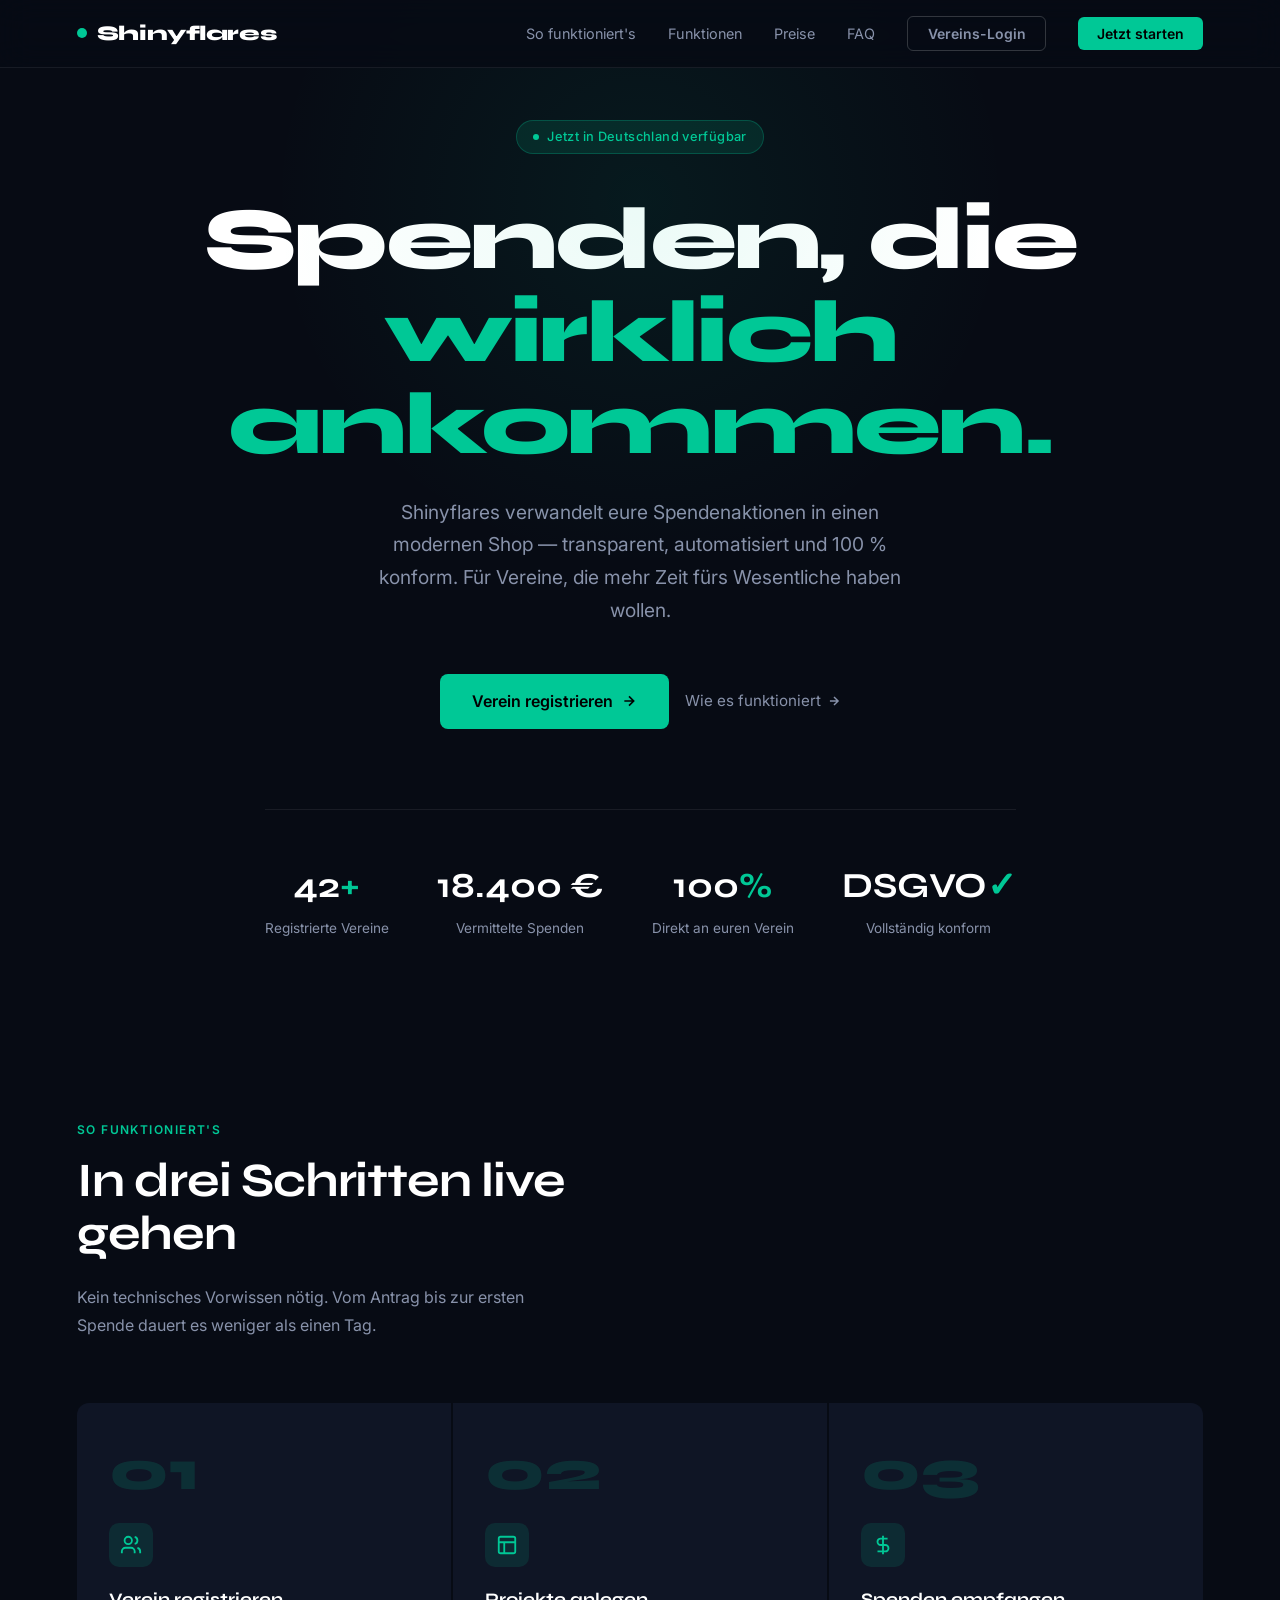
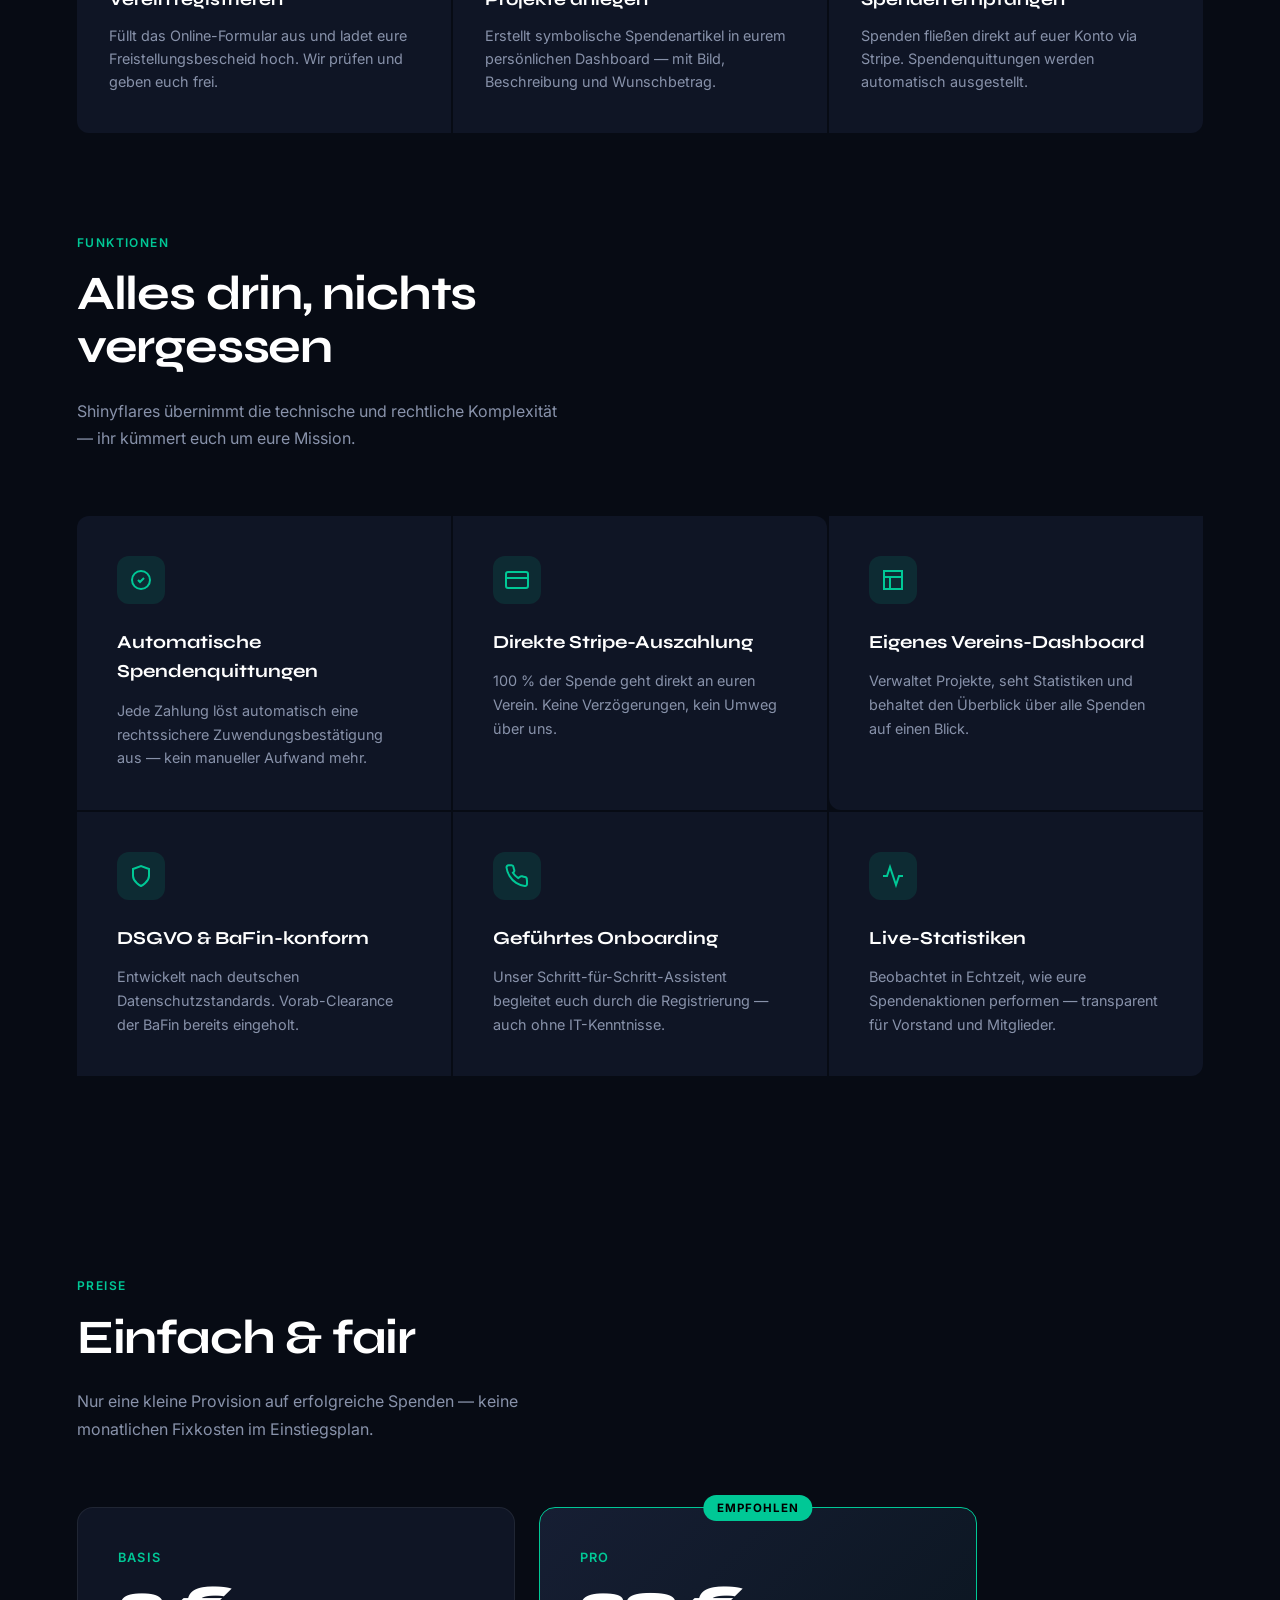
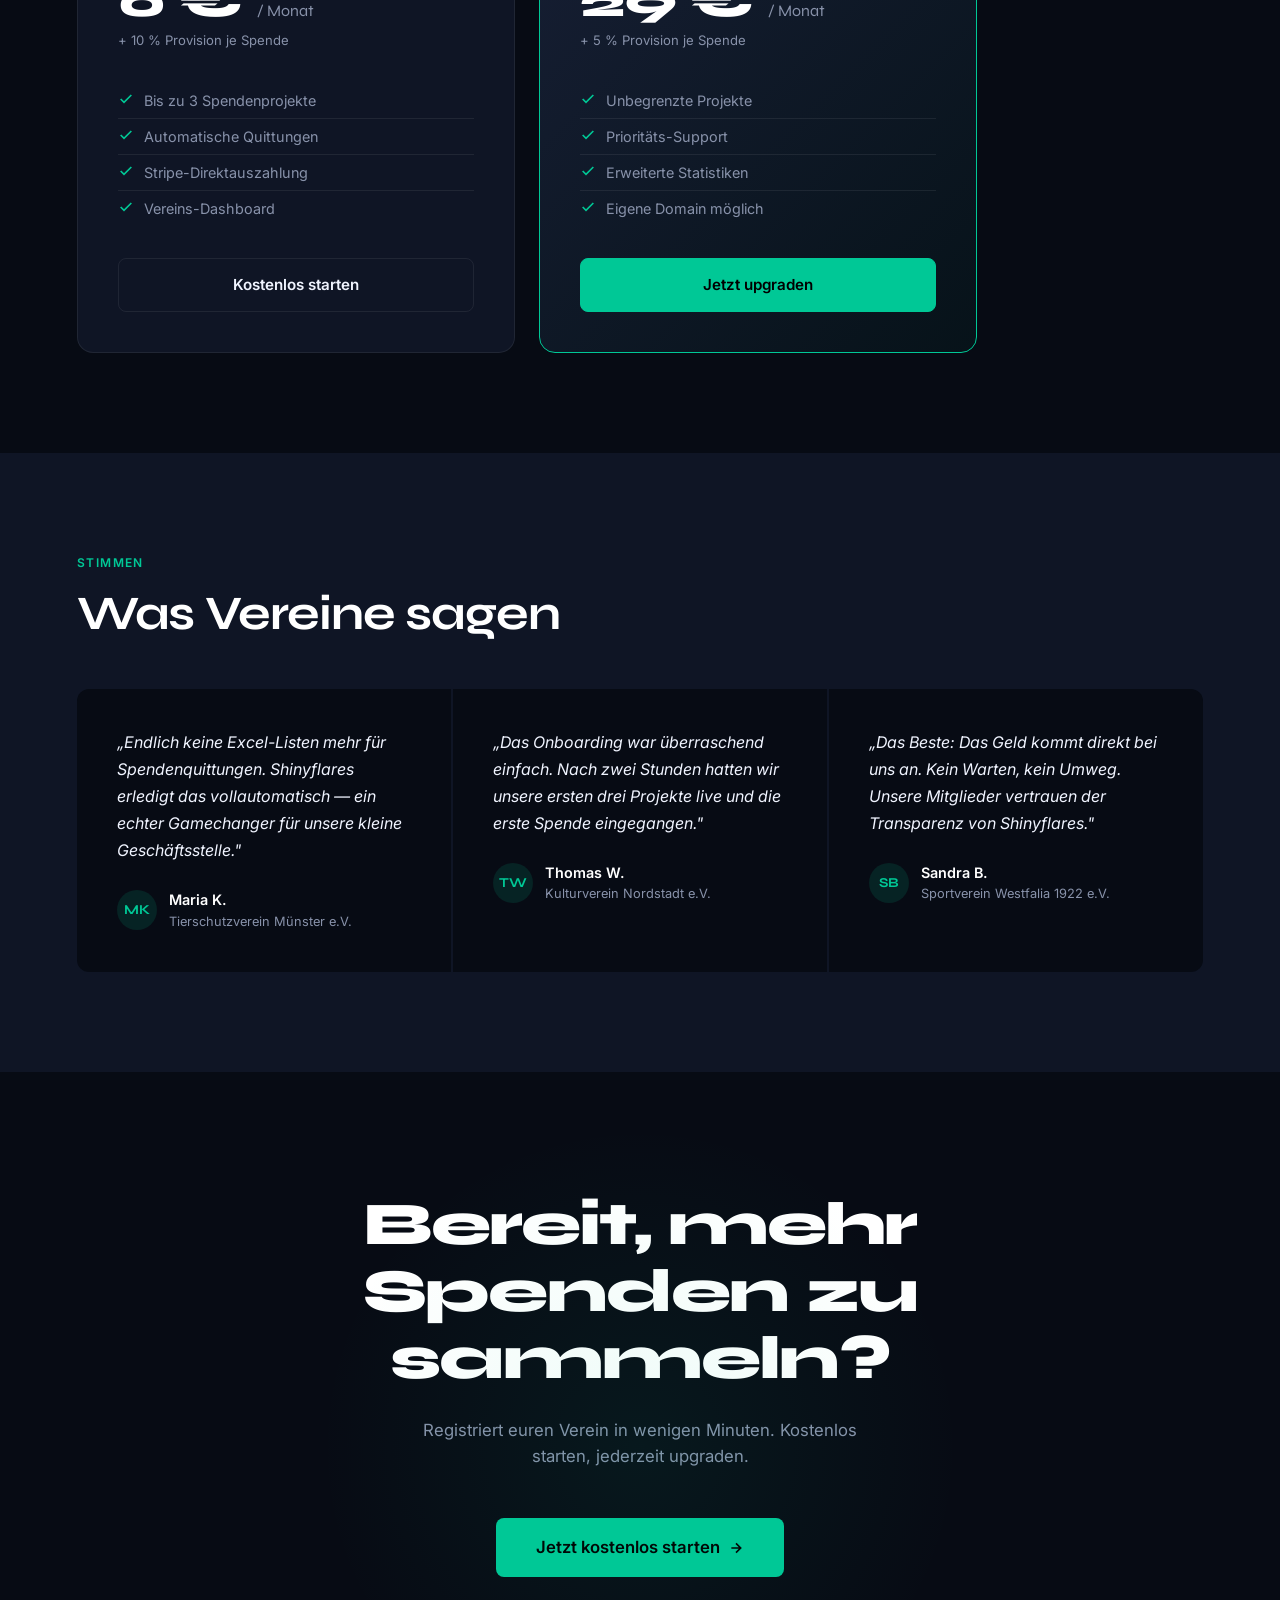
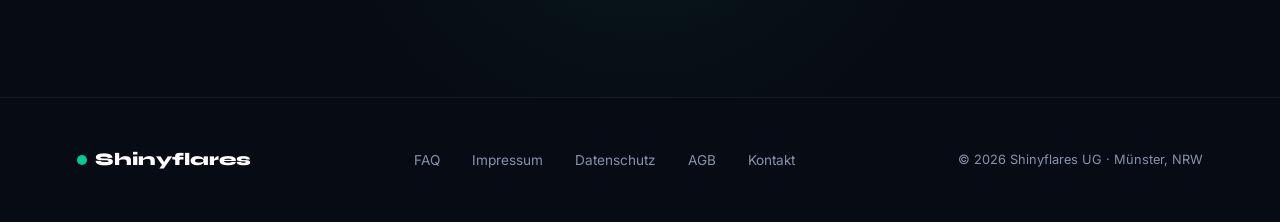
<file: index.html>
<!DOCTYPE html>
<html lang="de">
<head>
  <meta charset="UTF-8" />
  <meta name="viewport" content="width=device-width, initial-scale=1.0" />
  <title>Shinyflares — Spenden neu gedacht</title>
  <meta name="description" content="Shinyflares ist die Spendenplattform für gemeinnützige Vereine in Deutschland: symbolische Spendenshops, 100 % der Spende direkt per Stripe an den Verein und automatische Spendenquittungen." />
  <link rel="canonical" href="https://shinyflares.com/" />

  <!-- Open Graph -->
  <meta property="og:type" content="website" />
  <meta property="og:site_name" content="Shinyflares" />
  <meta property="og:locale" content="de_DE" />
  <meta property="og:title" content="Shinyflares — Spenden neu gedacht" />
  <meta property="og:description" content="Die Spendenplattform für gemeinnützige Vereine: symbolische Spendenshops, 100 % der Spende direkt per Stripe an den Verein, automatische Spendenquittungen." />
  <meta property="og:url" content="https://shinyflares.com/" />
  <meta property="og:image" content="https://shinyflares.com/assets/img/og-default.jpg" />
  <meta property="og:image:width" content="1200" />
  <meta property="og:image:height" content="630" />
  <meta name="twitter:card" content="summary_large_image" />

  <link href="https://fonts.googleapis.com/css2?family=Syne:wght@400;600;700;800&family=Inter:wght@400;500;600&display=swap" rel="stylesheet" />
  <!-- Zentrale Design-Tokens (Single Source of Truth, geteilt mit Odoo-Shop) -->
  <link rel="stylesheet" href="/assets/css/brand-tokens.css" />
  <style>
    *, *::before, *::after { box-sizing: border-box; margin: 0; padding: 0; }

    html { scroll-behavior: smooth; }

    body {
      font-family: 'Inter', sans-serif;
      background: var(--bg);
      color: var(--text);
      line-height: 1.6;
      overflow-x: hidden;
    }

    /* NAV */
    nav {
      position: fixed;
      top: 0; left: 0; right: 0;
      z-index: 100;
      display: flex;
      align-items: center;
      justify-content: space-between;
      padding: 0 6vw;
      height: 68px;
      background: rgba(7,11,20,0.85);
      backdrop-filter: blur(16px);
      border-bottom: 1px solid var(--border);
    }

    .nav-logo {
      font-family: 'Syne', sans-serif;
      font-weight: 800;
      font-size: 1.3rem;
      letter-spacing: -0.02em;
      color: var(--white);
      text-decoration: none;
      display: flex;
      align-items: center;
      gap: 10px;
    }

    .logo-dot {
      width: 10px;
      height: 10px;
      border-radius: 50%;
      background: var(--accent);
      display: inline-block;
    }

    .nav-links {
      display: flex;
      align-items: center;
      gap: 2rem;
      list-style: none;
    }

    .nav-links a {
      color: var(--muted);
      text-decoration: none;
      font-size: 0.9rem;
      transition: color 0.2s;
    }

    .nav-links a:hover { color: var(--text); }

    .nav-login {
      background: transparent;
      color: var(--muted) !important;
      padding: 0.5rem 1.2rem;
      border-radius: 6px;
      border: 1px solid rgba(255,255,255,0.18);
      font-weight: 600 !important;
      font-size: 0.875rem !important;
      transition: color 0.2s, border-color 0.2s !important;
    }

    .nav-login:hover { color: var(--white) !important; border-color: rgba(255,255,255,0.4); }

    .nav-cta {
      background: var(--accent);
      color: #000 !important;
      padding: 0.5rem 1.2rem;
      border-radius: 6px;
      font-weight: 600 !important;
      font-size: 0.875rem !important;
      transition: opacity 0.2s !important;
    }

    .nav-cta:hover { opacity: 0.85; }

    /* HERO */
    .hero {
      min-height: 100vh;
      display: flex;
      flex-direction: column;
      align-items: center;
      justify-content: center;
      text-align: center;
      padding: 120px 6vw 80px;
      position: relative;
      overflow: hidden;
    }

    .hero::before {
      content: '';
      position: absolute;
      top: -200px;
      left: 50%;
      transform: translateX(-50%);
      width: 800px;
      height: 800px;
      background: radial-gradient(circle, rgba(0,200,150,0.08) 0%, transparent 65%);
      pointer-events: none;
    }

    .hero-badge {
      display: inline-flex;
      align-items: center;
      gap: 8px;
      background: var(--accent-dim);
      border: 1px solid rgba(0,200,150,0.25);
      border-radius: 100px;
      padding: 6px 16px;
      font-size: 0.8rem;
      color: var(--accent);
      font-weight: 500;
      letter-spacing: 0.03em;
      margin-bottom: 2.5rem;
    }

    .hero-badge-dot {
      width: 6px; height: 6px;
      border-radius: 50%;
      background: var(--accent);
      animation: pulse 2s infinite;
    }

    @keyframes pulse {
      0%, 100% { opacity: 1; }
      50% { opacity: 0.3; }
    }

    h1 {
      font-family: 'Syne', sans-serif;
      font-size: clamp(2.8rem, 7vw, 5.5rem);
      font-weight: 800;
      line-height: 1.05;
      letter-spacing: -0.03em;
      color: var(--white);
      max-width: 900px;
      margin-bottom: 1.5rem;
    }

    h1 .accent { color: var(--accent); }

    .hero-sub {
      font-size: clamp(1rem, 2vw, 1.2rem);
      color: var(--muted);
      max-width: 560px;
      margin-bottom: 3rem;
      line-height: 1.7;
    }

    .hero-actions {
      display: flex;
      gap: 1rem;
      align-items: center;
      flex-wrap: wrap;
      justify-content: center;
      margin-bottom: 5rem;
    }

    .btn-primary {
      background: var(--accent);
      color: #000;
      font-weight: 600;
      font-size: 1rem;
      padding: 0.9rem 2rem;
      border-radius: 8px;
      text-decoration: none;
      transition: opacity 0.2s, transform 0.2s;
      display: inline-flex;
      align-items: center;
      gap: 8px;
    }

    .btn-primary:hover { opacity: 0.88; transform: translateY(-1px); }

    .btn-secondary {
      color: var(--muted);
      font-size: 0.95rem;
      text-decoration: none;
      display: inline-flex;
      align-items: center;
      gap: 6px;
      transition: color 0.2s;
    }

    .btn-secondary:hover { color: var(--text); }

    .btn-secondary svg { transition: transform 0.2s; }
    .btn-secondary:hover svg { transform: translateX(3px); }

    /* COUNTER */
    .hero-counter {
      display: flex;
      gap: 3rem;
      border-top: 1px solid var(--border);
      padding-top: 3rem;
      flex-wrap: wrap;
      justify-content: center;
    }

    .counter-item { text-align: center; }

    .counter-num {
      font-family: 'Syne', sans-serif;
      font-size: 2.2rem;
      font-weight: 700;
      color: var(--white);
      display: block;
    }

    .counter-num .unit { color: var(--accent); }

    .counter-label {
      font-size: 0.85rem;
      color: var(--muted);
      margin-top: 4px;
    }

    /* HOW IT WORKS */
    .section {
      padding: 100px 6vw;
    }

    .section-label {
      font-size: 0.75rem;
      font-weight: 600;
      letter-spacing: 0.12em;
      color: var(--accent);
      text-transform: uppercase;
      margin-bottom: 1rem;
    }

    .section-title {
      font-family: 'Syne', sans-serif;
      font-size: clamp(2rem, 4vw, 3rem);
      font-weight: 700;
      color: var(--white);
      letter-spacing: -0.025em;
      line-height: 1.1;
      max-width: 600px;
      margin-bottom: 1.5rem;
    }

    .section-sub {
      color: var(--muted);
      max-width: 480px;
      margin-bottom: 4rem;
      font-size: 1rem;
      line-height: 1.7;
    }

    .steps {
      display: grid;
      grid-template-columns: repeat(auto-fit, minmax(240px, 1fr));
      gap: 2px;
    }

    .step {
      background: var(--surface);
      padding: 2.5rem 2rem;
      position: relative;
    }

    .step:first-child { border-radius: 12px 0 0 12px; }
    .step:last-child { border-radius: 0 12px 12px 0; }

    .step-num {
      font-family: 'Syne', sans-serif;
      font-size: 3.5rem;
      font-weight: 800;
      color: var(--accent-dim);
      line-height: 1;
      margin-bottom: 1.5rem;
      color: rgba(0,200,150,0.15);
    }

    .step-icon {
      width: 44px; height: 44px;
      border-radius: 10px;
      background: var(--accent-dim);
      display: flex;
      align-items: center;
      justify-content: center;
      margin-bottom: 1.2rem;
    }

    .step-icon svg { color: var(--accent); }

    .step h3 {
      font-family: 'Syne', sans-serif;
      font-size: 1.1rem;
      font-weight: 700;
      color: var(--white);
      margin-bottom: 0.6rem;
    }

    .step p {
      font-size: 0.9rem;
      color: var(--muted);
      line-height: 1.6;
    }

    /* FEATURES */
    .features-grid {
      display: grid;
      grid-template-columns: repeat(auto-fit, minmax(300px, 1fr));
      gap: 1.5px;
    }

    .feature-card {
      background: var(--surface);
      padding: 2.5rem;
      transition: background 0.2s;
    }

    .feature-card:hover { background: var(--surface2); }

    .feature-card:first-child { border-radius: 12px 0 0 0; }
    .feature-card:nth-child(2) { border-radius: 0 12px 0 0; }
    .feature-card:nth-child(3) { border-radius: 0 0 0 12px; }
    .feature-card:last-child { border-radius: 0 0 12px 0; }

    .feature-icon {
      width: 48px; height: 48px;
      border-radius: 12px;
      background: var(--accent-dim);
      display: flex;
      align-items: center;
      justify-content: center;
      margin-bottom: 1.5rem;
    }

    .feature-card h3 {
      font-family: 'Syne', sans-serif;
      font-size: 1.15rem;
      font-weight: 700;
      color: var(--white);
      margin-bottom: 0.75rem;
    }

    .feature-card p {
      font-size: 0.9rem;
      color: var(--muted);
      line-height: 1.65;
    }

    /* PRICING */
    .pricing-grid {
      display: grid;
      grid-template-columns: repeat(auto-fit, minmax(280px, 1fr));
      gap: 24px;
      max-width: 900px;
    }

    .pricing-card {
      background: var(--surface);
      border: 1px solid var(--border);
      border-radius: 16px;
      padding: 2.5rem;
      position: relative;
    }

    .pricing-card.featured {
      border-color: var(--accent);
      background: linear-gradient(135deg, var(--surface2), rgba(0,200,150,0.04));
    }

    .pricing-badge {
      position: absolute;
      top: -13px;
      left: 50%;
      transform: translateX(-50%);
      background: var(--accent);
      color: #000;
      font-size: 0.72rem;
      font-weight: 700;
      letter-spacing: 0.08em;
      text-transform: uppercase;
      padding: 4px 14px;
      border-radius: 100px;
      white-space: nowrap;
    }

    .pricing-tier {
      font-size: 0.8rem;
      font-weight: 600;
      letter-spacing: 0.1em;
      text-transform: uppercase;
      color: var(--accent);
      margin-bottom: 0.75rem;
    }

    .pricing-price {
      font-family: 'Syne', sans-serif;
      font-size: 2.8rem;
      font-weight: 800;
      color: var(--white);
      line-height: 1;
      margin-bottom: 0.3rem;
    }

    .pricing-price span {
      font-size: 1rem;
      font-weight: 400;
      color: var(--muted);
    }

    .pricing-note {
      font-size: 0.82rem;
      color: var(--muted);
      margin-bottom: 2rem;
    }

    .pricing-features {
      list-style: none;
      margin-bottom: 2rem;
    }

    .pricing-features li {
      display: flex;
      align-items: flex-start;
      gap: 10px;
      font-size: 0.9rem;
      color: var(--muted);
      padding: 6px 0;
      border-bottom: 1px solid var(--border);
    }

    .pricing-features li:last-child { border-bottom: none; }

    .pricing-features li svg {
      flex-shrink: 0;
      margin-top: 2px;
      color: var(--accent);
    }

    .btn-pricing {
      display: block;
      text-align: center;
      padding: 0.85rem;
      border-radius: 8px;
      font-weight: 600;
      font-size: 0.95rem;
      text-decoration: none;
      transition: all 0.2s;
      border: 1px solid var(--border);
      color: var(--text);
    }

    .btn-pricing:hover { border-color: var(--accent); color: var(--accent); }

    .btn-pricing.featured-btn {
      background: var(--accent);
      color: #000;
      border-color: var(--accent);
    }

    .btn-pricing.featured-btn:hover { opacity: 0.88; }

    /* TESTIMONIAL */
    .testimonials {
      background: var(--surface);
    }

    .testimonial-grid {
      display: grid;
      grid-template-columns: repeat(auto-fit, minmax(300px, 1fr));
      gap: 1.5px;
      margin-top: 3rem;
    }

    .testimonial {
      background: var(--bg);
      padding: 2.5rem;
    }

    .testimonial:first-child { border-radius: 12px 0 0 12px; }
    .testimonial:last-child { border-radius: 0 12px 12px 0; }

    .testimonial-text {
      font-size: 1rem;
      color: var(--text);
      line-height: 1.7;
      margin-bottom: 1.5rem;
      font-style: italic;
    }

    .testimonial-author {
      display: flex;
      align-items: center;
      gap: 12px;
    }

    .avatar {
      width: 40px; height: 40px;
      border-radius: 50%;
      background: var(--accent-dim);
      display: flex;
      align-items: center;
      justify-content: center;
      font-family: 'Syne', sans-serif;
      font-weight: 700;
      font-size: 0.85rem;
      color: var(--accent);
      flex-shrink: 0;
    }

    .author-name {
      font-weight: 600;
      font-size: 0.9rem;
      color: var(--white);
    }

    .author-org {
      font-size: 0.8rem;
      color: var(--muted);
    }

    /* CTA SECTION */
    .cta-section {
      padding: 120px 6vw;
      text-align: center;
      position: relative;
      overflow: hidden;
    }

    .cta-section::before {
      content: '';
      position: absolute;
      bottom: -100px;
      left: 50%;
      transform: translateX(-50%);
      width: 700px;
      height: 700px;
      background: radial-gradient(circle, rgba(0,200,150,0.07) 0%, transparent 65%);
      pointer-events: none;
    }

    .cta-section h2 {
      font-family: 'Syne', sans-serif;
      font-size: clamp(2rem, 5vw, 3.8rem);
      font-weight: 800;
      color: var(--white);
      letter-spacing: -0.03em;
      line-height: 1.1;
      max-width: 700px;
      margin: 0 auto 1.5rem;
    }

    .cta-section p {
      color: var(--muted);
      font-size: 1.05rem;
      max-width: 460px;
      margin: 0 auto 3rem;
    }

    /* FOOTER */
    footer {
      border-top: 1px solid var(--border);
      padding: 3rem 6vw;
      display: flex;
      align-items: center;
      justify-content: space-between;
      flex-wrap: wrap;
      gap: 1.5rem;
    }

    .footer-logo {
      font-family: 'Syne', sans-serif;
      font-weight: 800;
      font-size: 1.1rem;
      color: var(--white);
      display: flex;
      align-items: center;
      gap: 8px;
      text-decoration: none;
    }

    .footer-links {
      display: flex;
      gap: 2rem;
      list-style: none;
      flex-wrap: wrap;
    }

    .footer-links a {
      color: var(--muted);
      font-size: 0.85rem;
      text-decoration: none;
      transition: color 0.2s;
    }

    .footer-links a:hover { color: var(--text); }

    .footer-copy {
      color: var(--muted);
      font-size: 0.8rem;
    }

    /* RESPONSIVE */
    @media (max-width: 700px) {
      .step:first-child { border-radius: 12px 12px 0 0; }
      .step:last-child { border-radius: 0 0 12px 12px; }
      .steps { grid-template-columns: 1fr; }
      nav .nav-links { display: none; }
      .hero-counter { gap: 2rem; }
      .feature-card:first-child { border-radius: 12px 12px 0 0; }
      .feature-card:nth-child(2) { border-radius: 0; }
      .feature-card:nth-child(3) { border-radius: 0; }
      .feature-card:last-child { border-radius: 0 0 12px 12px; }
      .testimonial:first-child { border-radius: 12px 12px 0 0; }
      .testimonial:last-child { border-radius: 0 0 12px 12px; }
    }
  </style>

  <!-- Strukturierte Daten -->
  <script type="application/ld+json">
  {
    "@context": "https://schema.org",
    "@type": "Organization",
    "name": "Shinyflares UG (haftungsbeschränkt)",
    "alternateName": "Shinyflares",
    "url": "https://shinyflares.com/",
    "image": "https://shinyflares.com/assets/img/og-default.jpg",
    "email": "info@shinyflares.com",
    "address": {
      "@type": "PostalAddress",
      "addressLocality": "Münster",
      "addressRegion": "Nordrhein-Westfalen",
      "addressCountry": "DE"
    },
    "contactPoint": {
      "@type": "ContactPoint",
      "email": "info@shinyflares.com",
      "contactType": "customer support",
      "areaServed": "DE",
      "availableLanguage": "de"
    }
  }
  </script>

  <script type="application/ld+json">
  {
    "@context": "https://schema.org",
    "@type": "SoftwareApplication",
    "name": "Shinyflares",
    "applicationCategory": "BusinessApplication",
    "operatingSystem": "Web",
    "url": "https://shinyflares.com/",
    "description": "Spendenplattform für gemeinnützige Vereine in Deutschland: symbolische Spendenshops, direkte Auszahlung per Stripe Connect an den Verein und automatische Zuwendungsbestätigungen.",
    "inLanguage": "de",
    "provider": {
      "@type": "Organization",
      "name": "Shinyflares UG (haftungsbeschränkt)",
      "url": "https://shinyflares.com/"
    },
    "offers": [
      {
        "@type": "Offer",
        "name": "Basis",
        "price": "0",
        "priceCurrency": "EUR",
        "description": "0 € pro Monat zzgl. 10 % Provision je vermittelter Spende, bis zu 3 Spendenprojekte."
      },
      {
        "@type": "Offer",
        "name": "Pro",
        "price": "29",
        "priceCurrency": "EUR",
        "description": "29 € pro Monat zzgl. 5 % Provision je vermittelter Spende, unbegrenzte Projekte und erweiterte Statistiken."
      }
    ]
  }
  </script>

  <!-- HowTo: Text wortgleich mit dem sichtbaren Abschnitt "In drei Schritten live gehen" -->
  <script type="application/ld+json">
  {
    "@context": "https://schema.org",
    "@type": "HowTo",
    "name": "In drei Schritten live gehen",
    "description": "Kein technisches Vorwissen nötig. Vom Antrag bis zur ersten Spende dauert es weniger als einen Tag.",
    "step": [
      {
        "@type": "HowToStep",
        "position": 1,
        "name": "Verein registrieren",
        "text": "Füllt das Online-Formular aus und ladet eure Freistellungsbescheid hoch. Wir prüfen und geben euch frei.",
        "url": "https://shinyflares.com/#so-funktionierts"
      },
      {
        "@type": "HowToStep",
        "position": 2,
        "name": "Projekte anlegen",
        "text": "Erstellt symbolische Spendenartikel in eurem persönlichen Dashboard — mit Bild, Beschreibung und Wunschbetrag.",
        "url": "https://shinyflares.com/#so-funktionierts"
      },
      {
        "@type": "HowToStep",
        "position": 3,
        "name": "Spenden empfangen",
        "text": "Spenden fließen direkt auf euer Konto via Stripe. Spendenquittungen werden automatisch ausgestellt.",
        "url": "https://shinyflares.com/#so-funktionierts"
      }
    ]
  }
  </script>
</head>
<body>

<!-- NAV -->
<nav>
  <a class="nav-logo" href="#">
    <span class="logo-dot"></span>
    Shinyflares
  </a>
  <ul class="nav-links">
    <li><a href="#so-funktionierts">So funktioniert's</a></li>
    <li><a href="#features">Funktionen</a></li>
    <li><a href="#preise">Preise</a></li>
    <li><a href="/faq">FAQ</a></li>
    <li><a href="/my/login" class="nav-login">Vereins-Login</a></li>
    <li><a href="/shinyflares/onboarding/schritt1" class="nav-cta">Jetzt starten</a></li>
  </ul>
</nav>

<!-- HERO -->
<section class="hero">
  <div class="hero-badge">
    <span class="hero-badge-dot"></span>
    Jetzt in Deutschland verfügbar
  </div>

  <h1>
    Spenden, die<br>
    <span class="accent">wirklich ankommen.</span>
  </h1>

  <p class="hero-sub">
    Shinyflares verwandelt eure Spendenaktionen in einen modernen Shop — 
    transparent, automatisiert und 100 % konform. Für Vereine, die mehr Zeit fürs Wesentliche haben wollen.
  </p>

  <div class="hero-actions">
    <a href="/shinyflares/onboarding/schritt1" class="btn-primary">
      Verein registrieren
      <svg width="16" height="16" viewBox="0 0 24 24" fill="none" stroke="currentColor" stroke-width="2.5"><path d="M5 12h14M12 5l7 7-7 7"/></svg>
    </a>
    <a href="#so-funktionierts" class="btn-secondary">
      Wie es funktioniert
      <svg width="14" height="14" viewBox="0 0 24 24" fill="none" stroke="currentColor" stroke-width="2.5"><path d="M5 12h14M12 5l7 7-7 7"/></svg>
    </a>
  </div>

  <div class="hero-counter">
    <div class="counter-item">
      <span class="counter-num" id="cnt-vereine">0<span class="unit">+</span></span>
      <p class="counter-label">Registrierte Vereine</p>
    </div>
    <div class="counter-item">
      <span class="counter-num" id="cnt-spenden">0 €<span class="unit"></span></span>
      <p class="counter-label">Vermittelte Spenden</p>
    </div>
    <div class="counter-item">
      <span class="counter-num">100<span class="unit">%</span></span>
      <p class="counter-label">Direkt an euren Verein</p>
    </div>
    <div class="counter-item">
      <span class="counter-num">DSGVO<span class="unit">✓</span></span>
      <p class="counter-label">Vollständig konform</p>
    </div>
  </div>
</section>

<!-- HOW IT WORKS -->
<section class="section" id="so-funktionierts">
  <p class="section-label">So funktioniert's</p>
  <h2 class="section-title">In drei Schritten live gehen</h2>
  <p class="section-sub">Kein technisches Vorwissen nötig. Vom Antrag bis zur ersten Spende dauert es weniger als einen Tag.</p>

  <div class="steps">
    <div class="step">
      <div class="step-num">01</div>
      <div class="step-icon">
        <svg width="22" height="22" viewBox="0 0 24 24" fill="none" stroke="currentColor" stroke-width="2"><path d="M16 21v-2a4 4 0 0 0-4-4H6a4 4 0 0 0-4 4v2"/><circle cx="9" cy="7" r="4"/><path d="M22 21v-2a4 4 0 0 0-3-3.87M16 3.13a4 4 0 0 1 0 7.75"/></svg>
      </div>
      <h3>Verein registrieren</h3>
      <p>Füllt das Online-Formular aus und ladet eure Freistellungsbescheid hoch. Wir prüfen und geben euch frei.</p>
    </div>
    <div class="step">
      <div class="step-num">02</div>
      <div class="step-icon">
        <svg width="22" height="22" viewBox="0 0 24 24" fill="none" stroke="currentColor" stroke-width="2"><rect x="3" y="3" width="18" height="18" rx="2"/><path d="M3 9h18M9 21V9"/></svg>
      </div>
      <h3>Projekte anlegen</h3>
      <p>Erstellt symbolische Spendenartikel in eurem persönlichen Dashboard — mit Bild, Beschreibung und Wunschbetrag.</p>
    </div>
    <div class="step">
      <div class="step-num">03</div>
      <div class="step-icon">
        <svg width="22" height="22" viewBox="0 0 24 24" fill="none" stroke="currentColor" stroke-width="2"><path d="M12 2v20M17 5H9.5a3.5 3.5 0 0 0 0 7h5a3.5 3.5 0 0 1 0 7H6"/></svg>
      </div>
      <h3>Spenden empfangen</h3>
      <p>Spenden fließen direkt auf euer Konto via Stripe. Spendenquittungen werden automatisch ausgestellt.</p>
    </div>
  </div>
</section>

<!-- FEATURES -->
<section class="section" id="features" style="padding-top: 0;">
  <p class="section-label">Funktionen</p>
  <h2 class="section-title">Alles drin, nichts vergessen</h2>
  <p class="section-sub">Shinyflares übernimmt die technische und rechtliche Komplexität — ihr kümmert euch um eure Mission.</p>

  <div class="features-grid">
    <div class="feature-card">
      <div class="feature-icon">
        <svg width="24" height="24" viewBox="0 0 24 24" fill="none" stroke="#00C896" stroke-width="2"><path d="M9 12l2 2 4-4m6 2a9 9 0 1 1-18 0 9 9 0 0 1 18 0z"/></svg>
      </div>
      <h3>Automatische Spendenquittungen</h3>
      <p>Jede Zahlung löst automatisch eine rechtssichere Zuwendungsbestätigung aus — kein manueller Aufwand mehr.</p>
    </div>
    <div class="feature-card">
      <div class="feature-icon">
        <svg width="24" height="24" viewBox="0 0 24 24" fill="none" stroke="#00C896" stroke-width="2"><rect x="1" y="4" width="22" height="16" rx="2" ry="2"/><line x1="1" y1="10" x2="23" y2="10"/></svg>
      </div>
      <h3>Direkte Stripe-Auszahlung</h3>
      <p>100 % der Spende geht direkt an euren Verein. Keine Verzögerungen, kein Umweg über uns.</p>
    </div>
    <div class="feature-card">
      <div class="feature-icon">
        <svg width="24" height="24" viewBox="0 0 24 24" fill="none" stroke="#00C896" stroke-width="2"><path d="M3 3h18v18H3zM3 9h18M9 21V9"/></svg>
      </div>
      <h3>Eigenes Vereins-Dashboard</h3>
      <p>Verwaltet Projekte, seht Statistiken und behaltet den Überblick über alle Spenden auf einen Blick.</p>
    </div>
    <div class="feature-card">
      <div class="feature-icon">
        <svg width="24" height="24" viewBox="0 0 24 24" fill="none" stroke="#00C896" stroke-width="2"><path d="M12 22s8-4 8-10V5l-8-3-8 3v7c0 6 8 10 8 10z"/></svg>
      </div>
      <h3>DSGVO & BaFin-konform</h3>
      <p>Entwickelt nach deutschen Datenschutzstandards. Vorab-Clearance der BaFin bereits eingeholt.</p>
    </div>
    <div class="feature-card">
      <div class="feature-icon">
        <svg width="24" height="24" viewBox="0 0 24 24" fill="none" stroke="#00C896" stroke-width="2"><path d="M22 16.92v3a2 2 0 0 1-2.18 2 19.79 19.79 0 0 1-8.63-3.07A19.5 19.5 0 0 1 4.59 12 19.79 19.79 0 0 1 1.52 3.5 2 2 0 0 1 3.5 1.3h3a2 2 0 0 1 2 1.72c.127.96.361 1.903.7 2.81a2 2 0 0 1-.45 2.11L7.91 8.72a16 16 0 0 0 5.37 5.37l1.78-1.34a2 2 0 0 1 2.11-.45c.907.339 1.85.573 2.81.7A2 2 0 0 1 21.73 15z"/></svg>
      </div>
      <h3>Geführtes Onboarding</h3>
      <p>Unser Schritt-für-Schritt-Assistent begleitet euch durch die Registrierung — auch ohne IT-Kenntnisse.</p>
    </div>
    <div class="feature-card">
      <div class="feature-icon">
        <svg width="24" height="24" viewBox="0 0 24 24" fill="none" stroke="#00C896" stroke-width="2"><polyline points="22 12 18 12 15 21 9 3 6 12 2 12"/></svg>
      </div>
      <h3>Live-Statistiken</h3>
      <p>Beobachtet in Echtzeit, wie eure Spendenaktionen performen — transparent für Vorstand und Mitglieder.</p>
    </div>
  </div>
</section>

<!-- PRICING -->
<section class="section" id="preise">
  <p class="section-label">Preise</p>
  <h2 class="section-title">Einfach & fair</h2>
  <p class="section-sub">Nur eine kleine Provision auf erfolgreiche Spenden — keine monatlichen Fixkosten im Einstiegsplan.</p>

  <div class="pricing-grid">
    <div class="pricing-card">
      <p class="pricing-tier">Basis</p>
      <p class="pricing-price">0 € <span>/ Monat</span></p>
      <p class="pricing-note">+ 10 % Provision je Spende</p>
      <ul class="pricing-features">
        <li>
          <svg width="16" height="16" viewBox="0 0 24 24" fill="none" stroke="currentColor" stroke-width="2.5"><path d="M20 6L9 17l-5-5"/></svg>
          Bis zu 3 Spendenprojekte
        </li>
        <li>
          <svg width="16" height="16" viewBox="0 0 24 24" fill="none" stroke="currentColor" stroke-width="2.5"><path d="M20 6L9 17l-5-5"/></svg>
          Automatische Quittungen
        </li>
        <li>
          <svg width="16" height="16" viewBox="0 0 24 24" fill="none" stroke="currentColor" stroke-width="2.5"><path d="M20 6L9 17l-5-5"/></svg>
          Stripe-Direktauszahlung
        </li>
        <li>
          <svg width="16" height="16" viewBox="0 0 24 24" fill="none" stroke="currentColor" stroke-width="2.5"><path d="M20 6L9 17l-5-5"/></svg>
          Vereins-Dashboard
        </li>
      </ul>
      <a href="/shinyflares/onboarding/schritt1" class="btn-pricing">Kostenlos starten</a>
    </div>

    <div class="pricing-card featured">
      <div class="pricing-badge">Empfohlen</div>
      <p class="pricing-tier">Pro</p>
      <p class="pricing-price">29 € <span>/ Monat</span></p>
      <p class="pricing-note">+ 5 % Provision je Spende</p>
      <ul class="pricing-features">
        <li>
          <svg width="16" height="16" viewBox="0 0 24 24" fill="none" stroke="currentColor" stroke-width="2.5"><path d="M20 6L9 17l-5-5"/></svg>
          Unbegrenzte Projekte
        </li>
        <li>
          <svg width="16" height="16" viewBox="0 0 24 24" fill="none" stroke="currentColor" stroke-width="2.5"><path d="M20 6L9 17l-5-5"/></svg>
          Prioritäts-Support
        </li>
        <li>
          <svg width="16" height="16" viewBox="0 0 24 24" fill="none" stroke="currentColor" stroke-width="2.5"><path d="M20 6L9 17l-5-5"/></svg>
          Erweiterte Statistiken
        </li>
        <li>
          <svg width="16" height="16" viewBox="0 0 24 24" fill="none" stroke="currentColor" stroke-width="2.5"><path d="M20 6L9 17l-5-5"/></svg>
          Eigene Domain möglich
        </li>
      </ul>
      <a href="/shinyflares/onboarding/schritt1" class="btn-pricing featured-btn">Jetzt upgraden</a>
    </div>
  </div>
</section>

<!-- TESTIMONIALS -->
<section class="testimonials section" id="stimmen">
  <p class="section-label">Stimmen</p>
  <h2 class="section-title">Was Vereine sagen</h2>

  <div class="testimonial-grid">
    <div class="testimonial">
      <p class="testimonial-text">„Endlich keine Excel-Listen mehr für Spendenquittungen. Shinyflares erledigt das vollautomatisch — ein echter Gamechanger für unsere kleine Geschäftsstelle."</p>
      <div class="testimonial-author">
        <div class="avatar">MK</div>
        <div>
          <p class="author-name">Maria K.</p>
          <p class="author-org">Tierschutzverein Münster e.V.</p>
        </div>
      </div>
    </div>
    <div class="testimonial">
      <p class="testimonial-text">„Das Onboarding war überraschend einfach. Nach zwei Stunden hatten wir unsere ersten drei Projekte live und die erste Spende eingegangen."</p>
      <div class="testimonial-author">
        <div class="avatar">TW</div>
        <div>
          <p class="author-name">Thomas W.</p>
          <p class="author-org">Kulturverein Nordstadt e.V.</p>
        </div>
      </div>
    </div>
    <div class="testimonial">
      <p class="testimonial-text">„Das Beste: Das Geld kommt direkt bei uns an. Kein Warten, kein Umweg. Unsere Mitglieder vertrauen der Transparenz von Shinyflares."</p>
      <div class="testimonial-author">
        <div class="avatar">SB</div>
        <div>
          <p class="author-name">Sandra B.</p>
          <p class="author-org">Sportverein Westfalia 1922 e.V.</p>
        </div>
      </div>
    </div>
  </div>
</section>

<!-- CTA -->
<section class="cta-section">
  <h2>Bereit, mehr Spenden zu sammeln?</h2>
  <p>Registriert euren Verein in wenigen Minuten. Kostenlos starten, jederzeit upgraden.</p>
  <a href="/shinyflares/onboarding/schritt1" class="btn-primary" style="font-size: 1.05rem; padding: 1rem 2.5rem;">
    Jetzt kostenlos starten
    <svg width="16" height="16" viewBox="0 0 24 24" fill="none" stroke="currentColor" stroke-width="2.5"><path d="M5 12h14M12 5l7 7-7 7"/></svg>
  </a>
</section>

<!-- FOOTER -->
<footer>
  <a class="footer-logo" href="#">
    <span class="logo-dot"></span>
    Shinyflares
  </a>
  <ul class="footer-links">
    <li><a href="/faq">FAQ</a></li>
    <li><a href="/impressum">Impressum</a></li>
    <li><a href="/datenschutz">Datenschutz</a></li>
    <li><a href="/agb">AGB</a></li>
    <li><a href="mailto:info@shinyflares.com">Kontakt</a></li>
  </ul>
  <p class="footer-copy">© 2026 Shinyflares UG · Münster, NRW</p>
</footer>

<script>
  function animateCounter(el, target, suffix, duration) {
    let start = 0;
    const step = target / (duration / 16);
    const timer = setInterval(() => {
      start += step;
      if (start >= target) {
        start = target;
        clearInterval(timer);
      }
      el.innerHTML = Math.round(start).toLocaleString('de-DE') + suffix;
    }, 16);
  }

  const observer = new IntersectionObserver((entries) => {
    entries.forEach(e => {
      if (e.isIntersecting) {
        animateCounter(document.getElementById('cnt-vereine'), 42, '<span class="unit">+</span>', 1200);
        animateCounter(document.getElementById('cnt-spenden'), 18400, ' €', 1800);
        observer.disconnect();
      }
    });
  }, { threshold: 0.3 });

  observer.observe(document.querySelector('.hero-counter'));
</script>
</body>
</html>
</file>
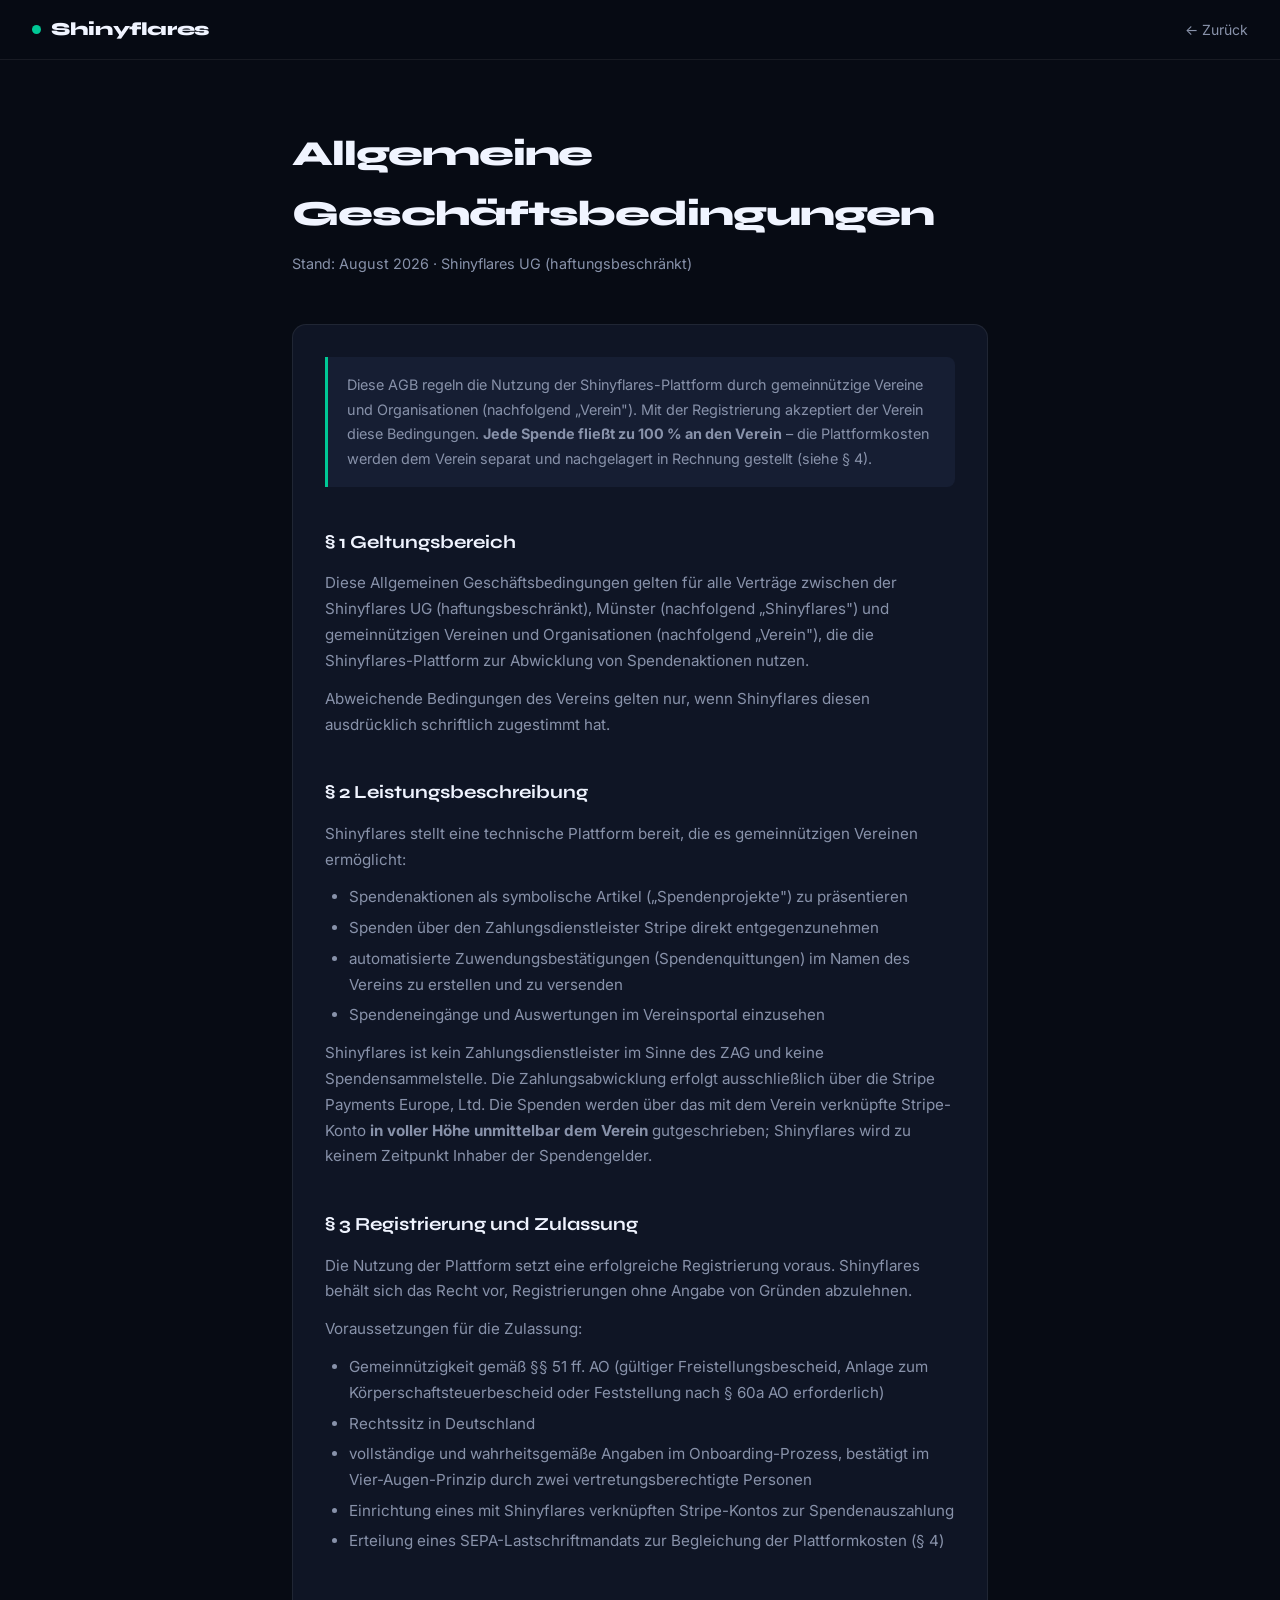
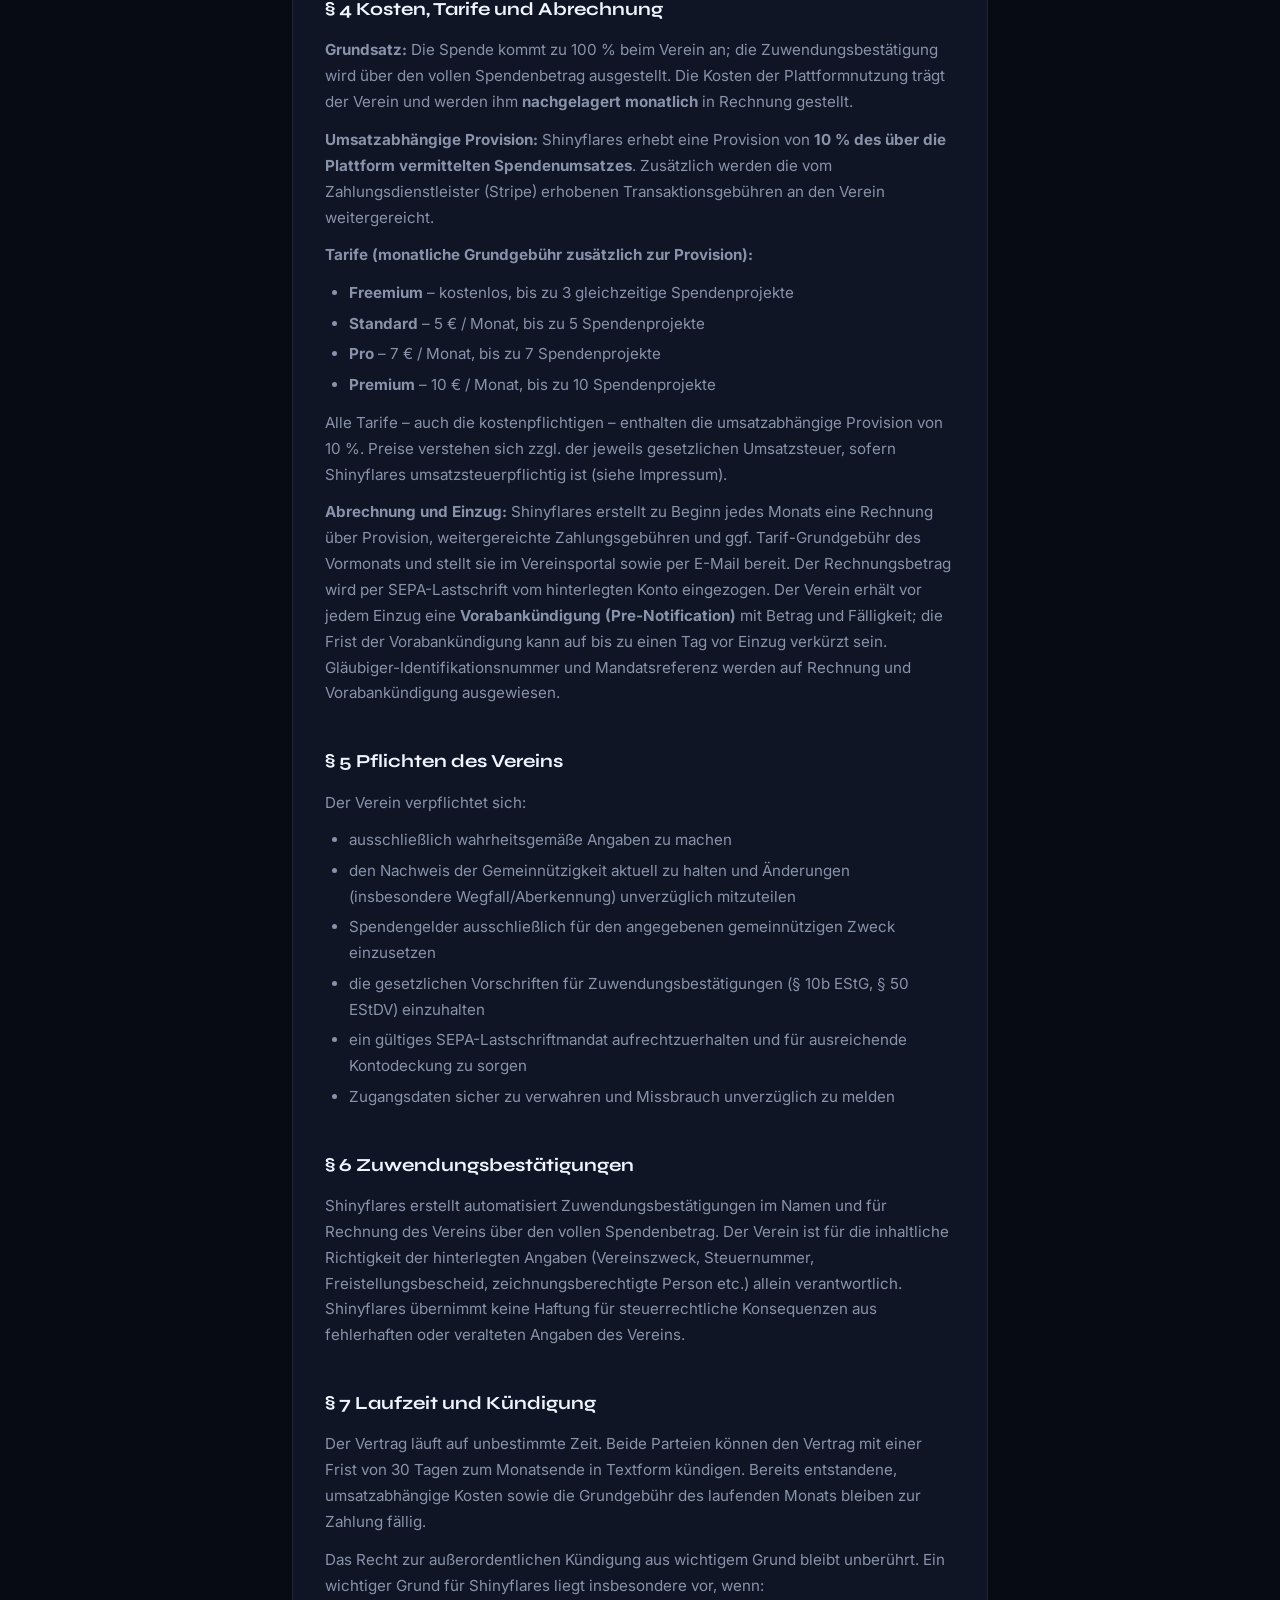
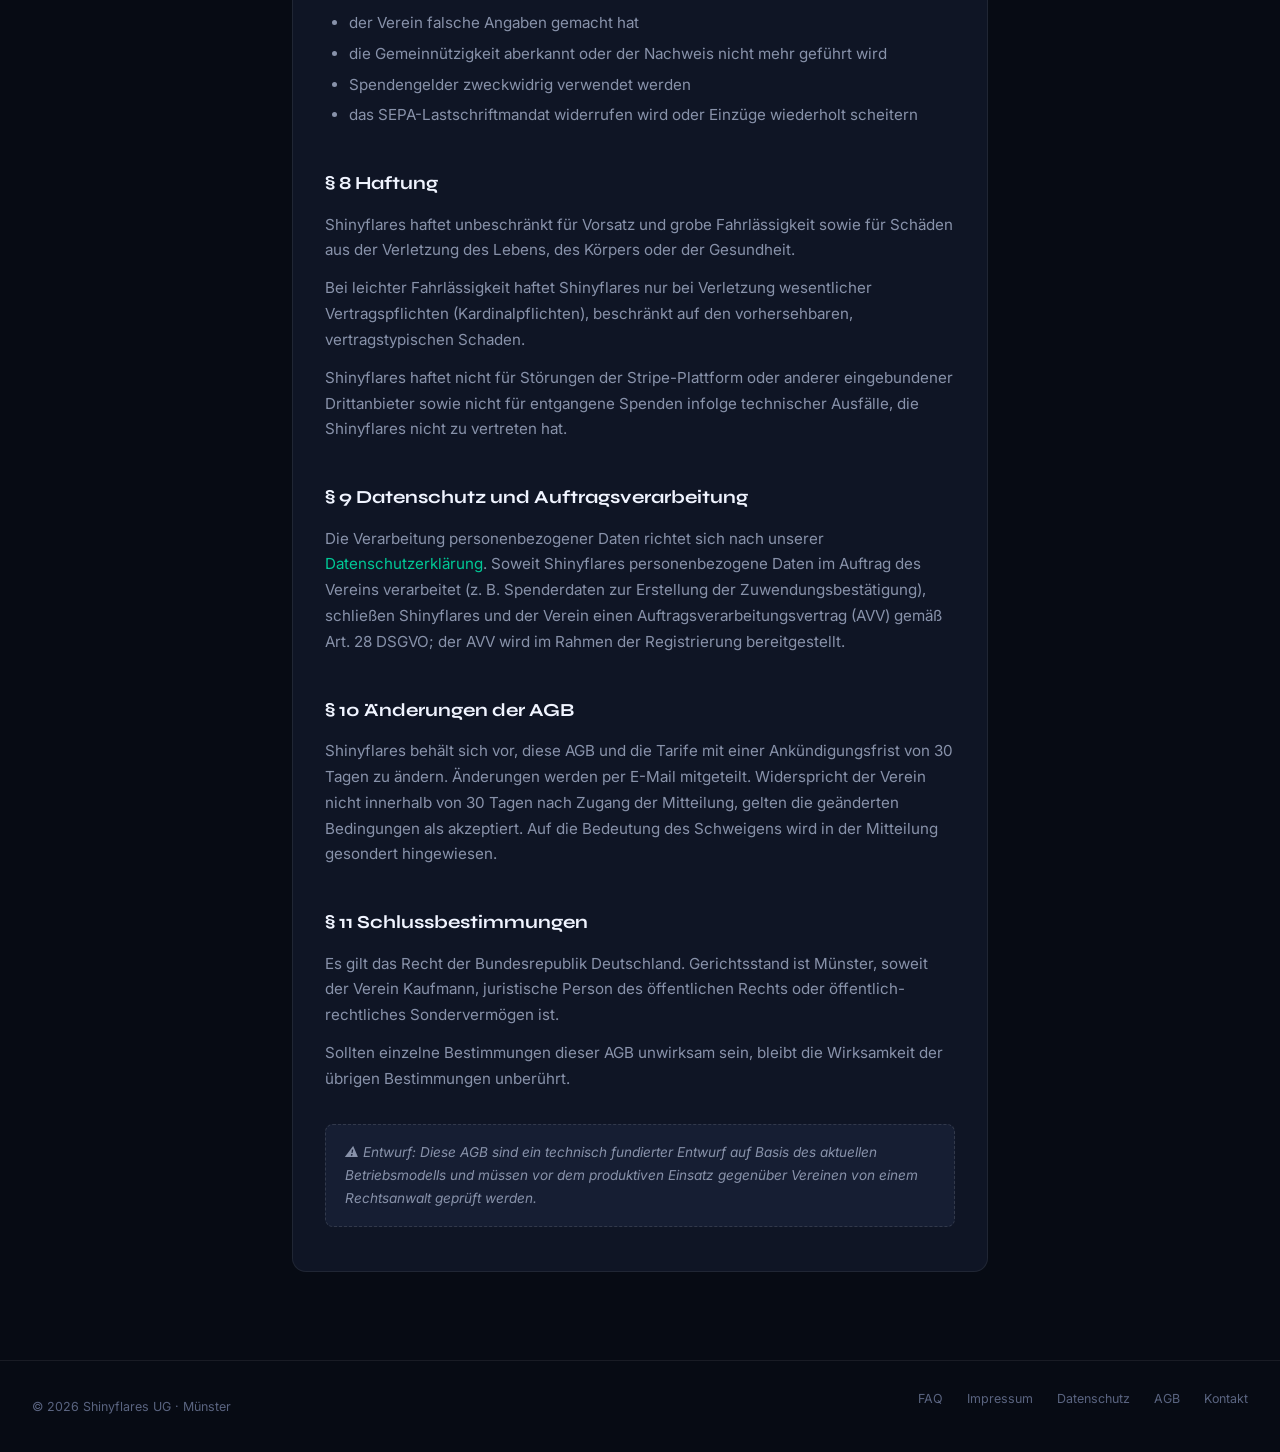
<file: agb.html>
<!DOCTYPE html>
<html lang="de">
<head>
<meta charset="UTF-8"/>
<meta name="viewport" content="width=device-width, initial-scale=1.0"/>
<title>AGB | Shinyflares</title>
<meta name="description" content="Allgemeine Geschäftsbedingungen der Shinyflares UG für die Nutzung der Spendenplattform durch gemeinnützige Vereine und Organisationen."/>
<link rel="canonical" href="https://shinyflares.com/agb"/>
<meta property="og:type" content="website"/>
<meta property="og:site_name" content="Shinyflares"/>
<meta property="og:locale" content="de_DE"/>
<meta property="og:title" content="AGB | Shinyflares"/>
<meta property="og:description" content="Allgemeine Geschäftsbedingungen der Shinyflares UG für gemeinnützige Vereine: Leistungen, Tarife, Provision, Pflichten und Kündigung."/>
<meta property="og:url" content="https://shinyflares.com/agb"/>
<meta property="og:image" content="https://shinyflares.com/assets/img/og-default.jpg"/>
<meta property="og:image:width" content="1200"/>
<meta property="og:image:height" content="630"/>
<meta name="twitter:card" content="summary_large_image"/>
<link href="https://fonts.googleapis.com/css2?family=Syne:wght@700;800&family=Inter:wght@400;500;600&display=swap" rel="stylesheet"/>
<link rel="stylesheet" href="/assets/css/brand-tokens.css"/>
<link rel="stylesheet" href="/assets/css/site.css"/>
</head>
<body>

<nav class="sf-nav">
  <a href="/" class="sf-nav-brand">
    <span class="sf-nav-logo-dot"></span>
    <span class="sf-nav-logo-text">Shinyflares</span>
  </a>
  <a href="/" class="sf-nav-link">← Zurück</a>
</nav>

<main>
  <h1>Allgemeine Geschäftsbedingungen</h1>
  <span class="subtitle">Stand: August 2026 · Shinyflares UG (haftungsbeschränkt)</span>

  <div class="sf-card">
    <div class="sf-highlight">
      <p>Diese AGB regeln die Nutzung der Shinyflares-Plattform durch gemeinnützige Vereine und Organisationen (nachfolgend „Verein"). Mit der Registrierung akzeptiert der Verein diese Bedingungen. <strong>Jede Spende fließt zu 100 % an den Verein</strong> – die Plattformkosten werden dem Verein separat und nachgelagert in Rechnung gestellt (siehe § 4).</p>
    </div>

    <h2>§ 1 Geltungsbereich</h2>
    <p>Diese Allgemeinen Geschäftsbedingungen gelten für alle Verträge zwischen der Shinyflares UG (haftungsbeschränkt), Münster (nachfolgend „Shinyflares") und gemeinnützigen Vereinen und Organisationen (nachfolgend „Verein"), die die Shinyflares-Plattform zur Abwicklung von Spendenaktionen nutzen.</p>
    <p>Abweichende Bedingungen des Vereins gelten nur, wenn Shinyflares diesen ausdrücklich schriftlich zugestimmt hat.</p>

    <h2>§ 2 Leistungsbeschreibung</h2>
    <p>Shinyflares stellt eine technische Plattform bereit, die es gemeinnützigen Vereinen ermöglicht:</p>
    <ul>
      <li>Spendenaktionen als symbolische Artikel („Spendenprojekte") zu präsentieren</li>
      <li>Spenden über den Zahlungsdienstleister Stripe direkt entgegenzunehmen</li>
      <li>automatisierte Zuwendungsbestätigungen (Spendenquittungen) im Namen des Vereins zu erstellen und zu versenden</li>
      <li>Spendeneingänge und Auswertungen im Vereinsportal einzusehen</li>
    </ul>
    <p>Shinyflares ist kein Zahlungsdienstleister im Sinne des ZAG und keine Spendensammelstelle. Die Zahlungsabwicklung erfolgt ausschließlich über die Stripe Payments Europe, Ltd. Die Spenden werden über das mit dem Verein verknüpfte Stripe-Konto <strong>in voller Höhe unmittelbar dem Verein</strong> gutgeschrieben; Shinyflares wird zu keinem Zeitpunkt Inhaber der Spendengelder.</p>

    <h2>§ 3 Registrierung und Zulassung</h2>
    <p>Die Nutzung der Plattform setzt eine erfolgreiche Registrierung voraus. Shinyflares behält sich das Recht vor, Registrierungen ohne Angabe von Gründen abzulehnen.</p>
    <p>Voraussetzungen für die Zulassung:</p>
    <ul>
      <li>Gemeinnützigkeit gemäß §§ 51 ff. AO (gültiger Freistellungsbescheid, Anlage zum Körperschaftsteuerbescheid oder Feststellung nach § 60a AO erforderlich)</li>
      <li>Rechtssitz in Deutschland</li>
      <li>vollständige und wahrheitsgemäße Angaben im Onboarding-Prozess, bestätigt im Vier-Augen-Prinzip durch zwei vertretungsberechtigte Personen</li>
      <li>Einrichtung eines mit Shinyflares verknüpften Stripe-Kontos zur Spendenauszahlung</li>
      <li>Erteilung eines SEPA-Lastschriftmandats zur Begleichung der Plattformkosten (§ 4)</li>
    </ul>

    <h2>§ 4 Kosten, Tarife und Abrechnung</h2>
    <p><strong>Grundsatz:</strong> Die Spende kommt zu 100 % beim Verein an; die Zuwendungsbestätigung wird über den vollen Spendenbetrag ausgestellt. Die Kosten der Plattformnutzung trägt der Verein und werden ihm <strong>nachgelagert monatlich</strong> in Rechnung gestellt.</p>
    <p><strong>Umsatzabhängige Provision:</strong> Shinyflares erhebt eine Provision von <strong>10 % des über die Plattform vermittelten Spendenumsatzes</strong>. Zusätzlich werden die vom Zahlungsdienstleister (Stripe) erhobenen Transaktionsgebühren an den Verein weitergereicht.</p>
    <p><strong>Tarife (monatliche Grundgebühr zusätzlich zur Provision):</strong></p>
    <ul>
      <li><strong>Freemium</strong> – kostenlos, bis zu 3 gleichzeitige Spendenprojekte</li>
      <li><strong>Standard</strong> – 5 € / Monat, bis zu 5 Spendenprojekte</li>
      <li><strong>Pro</strong> – 7 € / Monat, bis zu 7 Spendenprojekte</li>
      <li><strong>Premium</strong> – 10 € / Monat, bis zu 10 Spendenprojekte</li>
    </ul>
    <p>Alle Tarife – auch die kostenpflichtigen – enthalten die umsatzabhängige Provision von 10 %. Preise verstehen sich zzgl. der jeweils gesetzlichen Umsatzsteuer, sofern Shinyflares umsatzsteuerpflichtig ist (siehe Impressum).</p>
    <p><strong>Abrechnung und Einzug:</strong> Shinyflares erstellt zu Beginn jedes Monats eine Rechnung über Provision, weitergereichte Zahlungsgebühren und ggf. Tarif-Grundgebühr des Vormonats und stellt sie im Vereinsportal sowie per E-Mail bereit. Der Rechnungsbetrag wird per SEPA-Lastschrift vom hinterlegten Konto eingezogen. Der Verein erhält vor jedem Einzug eine <strong>Vorabankündigung (Pre-Notification)</strong> mit Betrag und Fälligkeit; die Frist der Vorabankündigung kann auf bis zu einen Tag vor Einzug verkürzt sein. Gläubiger-Identifikationsnummer und Mandatsreferenz werden auf Rechnung und Vorabankündigung ausgewiesen.</p>

    <h2>§ 5 Pflichten des Vereins</h2>
    <p>Der Verein verpflichtet sich:</p>
    <ul>
      <li>ausschließlich wahrheitsgemäße Angaben zu machen</li>
      <li>den Nachweis der Gemeinnützigkeit aktuell zu halten und Änderungen (insbesondere Wegfall/Aberkennung) unverzüglich mitzuteilen</li>
      <li>Spendengelder ausschließlich für den angegebenen gemeinnützigen Zweck einzusetzen</li>
      <li>die gesetzlichen Vorschriften für Zuwendungsbestätigungen (§ 10b EStG, § 50 EStDV) einzuhalten</li>
      <li>ein gültiges SEPA-Lastschriftmandat aufrechtzuerhalten und für ausreichende Kontodeckung zu sorgen</li>
      <li>Zugangsdaten sicher zu verwahren und Missbrauch unverzüglich zu melden</li>
    </ul>

    <h2>§ 6 Zuwendungsbestätigungen</h2>
    <p>Shinyflares erstellt automatisiert Zuwendungsbestätigungen im Namen und für Rechnung des Vereins über den vollen Spendenbetrag. Der Verein ist für die inhaltliche Richtigkeit der hinterlegten Angaben (Vereinszweck, Steuernummer, Freistellungsbescheid, zeichnungsberechtigte Person etc.) allein verantwortlich. Shinyflares übernimmt keine Haftung für steuerrechtliche Konsequenzen aus fehlerhaften oder veralteten Angaben des Vereins.</p>

    <h2>§ 7 Laufzeit und Kündigung</h2>
    <p>Der Vertrag läuft auf unbestimmte Zeit. Beide Parteien können den Vertrag mit einer Frist von 30 Tagen zum Monatsende in Textform kündigen. Bereits entstandene, umsatzabhängige Kosten sowie die Grundgebühr des laufenden Monats bleiben zur Zahlung fällig.</p>
    <p>Das Recht zur außerordentlichen Kündigung aus wichtigem Grund bleibt unberührt. Ein wichtiger Grund für Shinyflares liegt insbesondere vor, wenn:</p>
    <ul>
      <li>der Verein falsche Angaben gemacht hat</li>
      <li>die Gemeinnützigkeit aberkannt oder der Nachweis nicht mehr geführt wird</li>
      <li>Spendengelder zweckwidrig verwendet werden</li>
      <li>das SEPA-Lastschriftmandat widerrufen wird oder Einzüge wiederholt scheitern</li>
    </ul>

    <h2>§ 8 Haftung</h2>
    <p>Shinyflares haftet unbeschränkt für Vorsatz und grobe Fahrlässigkeit sowie für Schäden aus der Verletzung des Lebens, des Körpers oder der Gesundheit.</p>
    <p>Bei leichter Fahrlässigkeit haftet Shinyflares nur bei Verletzung wesentlicher Vertragspflichten (Kardinalpflichten), beschränkt auf den vorhersehbaren, vertragstypischen Schaden.</p>
    <p>Shinyflares haftet nicht für Störungen der Stripe-Plattform oder anderer eingebundener Drittanbieter sowie nicht für entgangene Spenden infolge technischer Ausfälle, die Shinyflares nicht zu vertreten hat.</p>

    <h2>§ 9 Datenschutz und Auftragsverarbeitung</h2>
    <p>Die Verarbeitung personenbezogener Daten richtet sich nach unserer <a href="/datenschutz">Datenschutzerklärung</a>. Soweit Shinyflares personenbezogene Daten im Auftrag des Vereins verarbeitet (z. B. Spenderdaten zur Erstellung der Zuwendungsbestätigung), schließen Shinyflares und der Verein einen Auftragsverarbeitungsvertrag (AVV) gemäß Art. 28 DSGVO; der AVV wird im Rahmen der Registrierung bereitgestellt.</p>

    <h2>§ 10 Änderungen der AGB</h2>
    <p>Shinyflares behält sich vor, diese AGB und die Tarife mit einer Ankündigungsfrist von 30 Tagen zu ändern. Änderungen werden per E-Mail mitgeteilt. Widerspricht der Verein nicht innerhalb von 30 Tagen nach Zugang der Mitteilung, gelten die geänderten Bedingungen als akzeptiert. Auf die Bedeutung des Schweigens wird in der Mitteilung gesondert hingewiesen.</p>

    <h2>§ 11 Schlussbestimmungen</h2>
    <p>Es gilt das Recht der Bundesrepublik Deutschland. Gerichtsstand ist Münster, soweit der Verein Kaufmann, juristische Person des öffentlichen Rechts oder öffentlich-rechtliches Sondervermögen ist.</p>
    <p>Sollten einzelne Bestimmungen dieser AGB unwirksam sein, bleibt die Wirksamkeit der übrigen Bestimmungen unberührt.</p>

    <div class="sf-placeholder" style="margin-top:2rem">
      ⚠️ Entwurf: Diese AGB sind ein technisch fundierter Entwurf auf Basis des aktuellen Betriebsmodells und müssen vor dem produktiven Einsatz gegenüber Vereinen von einem Rechtsanwalt geprüft werden.
    </div>
  </div>
</main>

<footer>
  <span class="sf-footer-copy">© 2026 Shinyflares UG · Münster</span>
  <ul class="sf-footer-links">
    <li><a href="/faq">FAQ</a></li>
    <li><a href="/impressum">Impressum</a></li>
    <li><a href="/datenschutz">Datenschutz</a></li>
    <li><a href="/agb">AGB</a></li>
    <li><a href="mailto:info@shinyflares.com">Kontakt</a></li>
  </ul>
</footer>

</body>
</html>
</file>
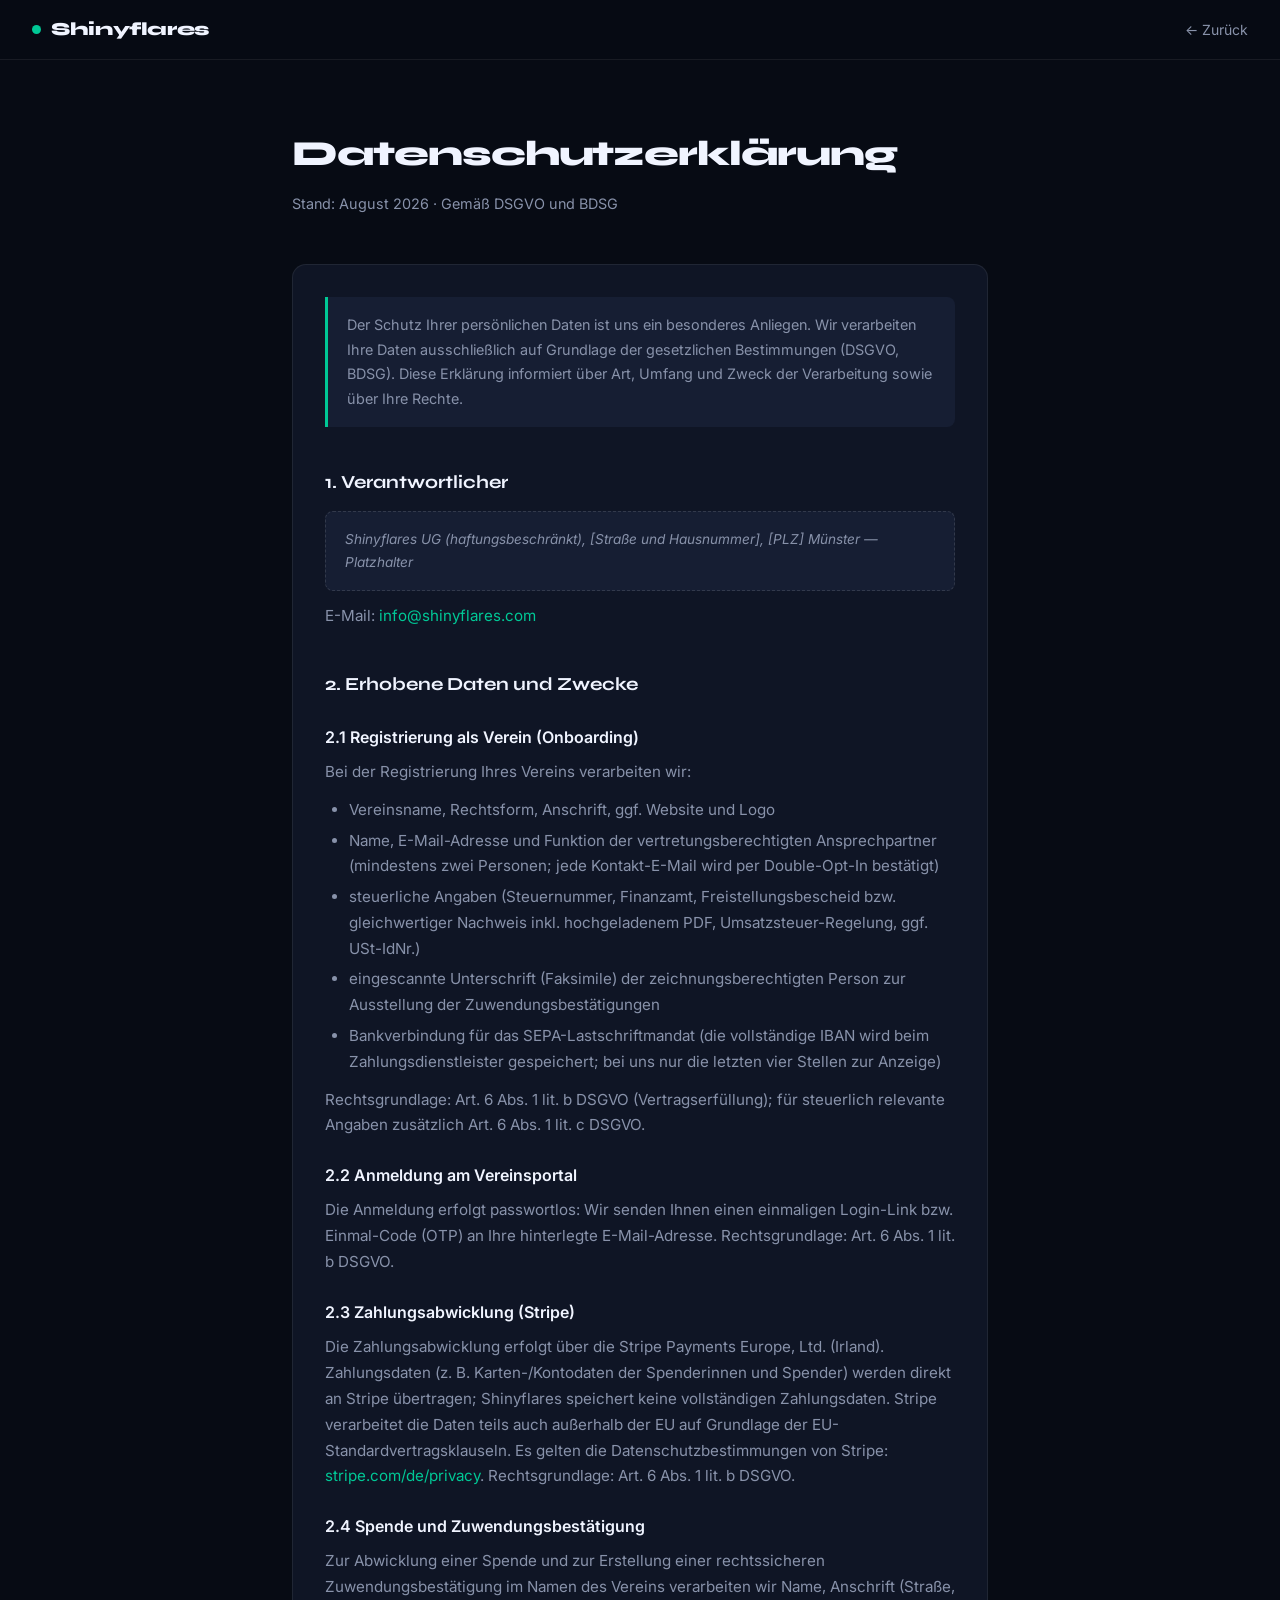
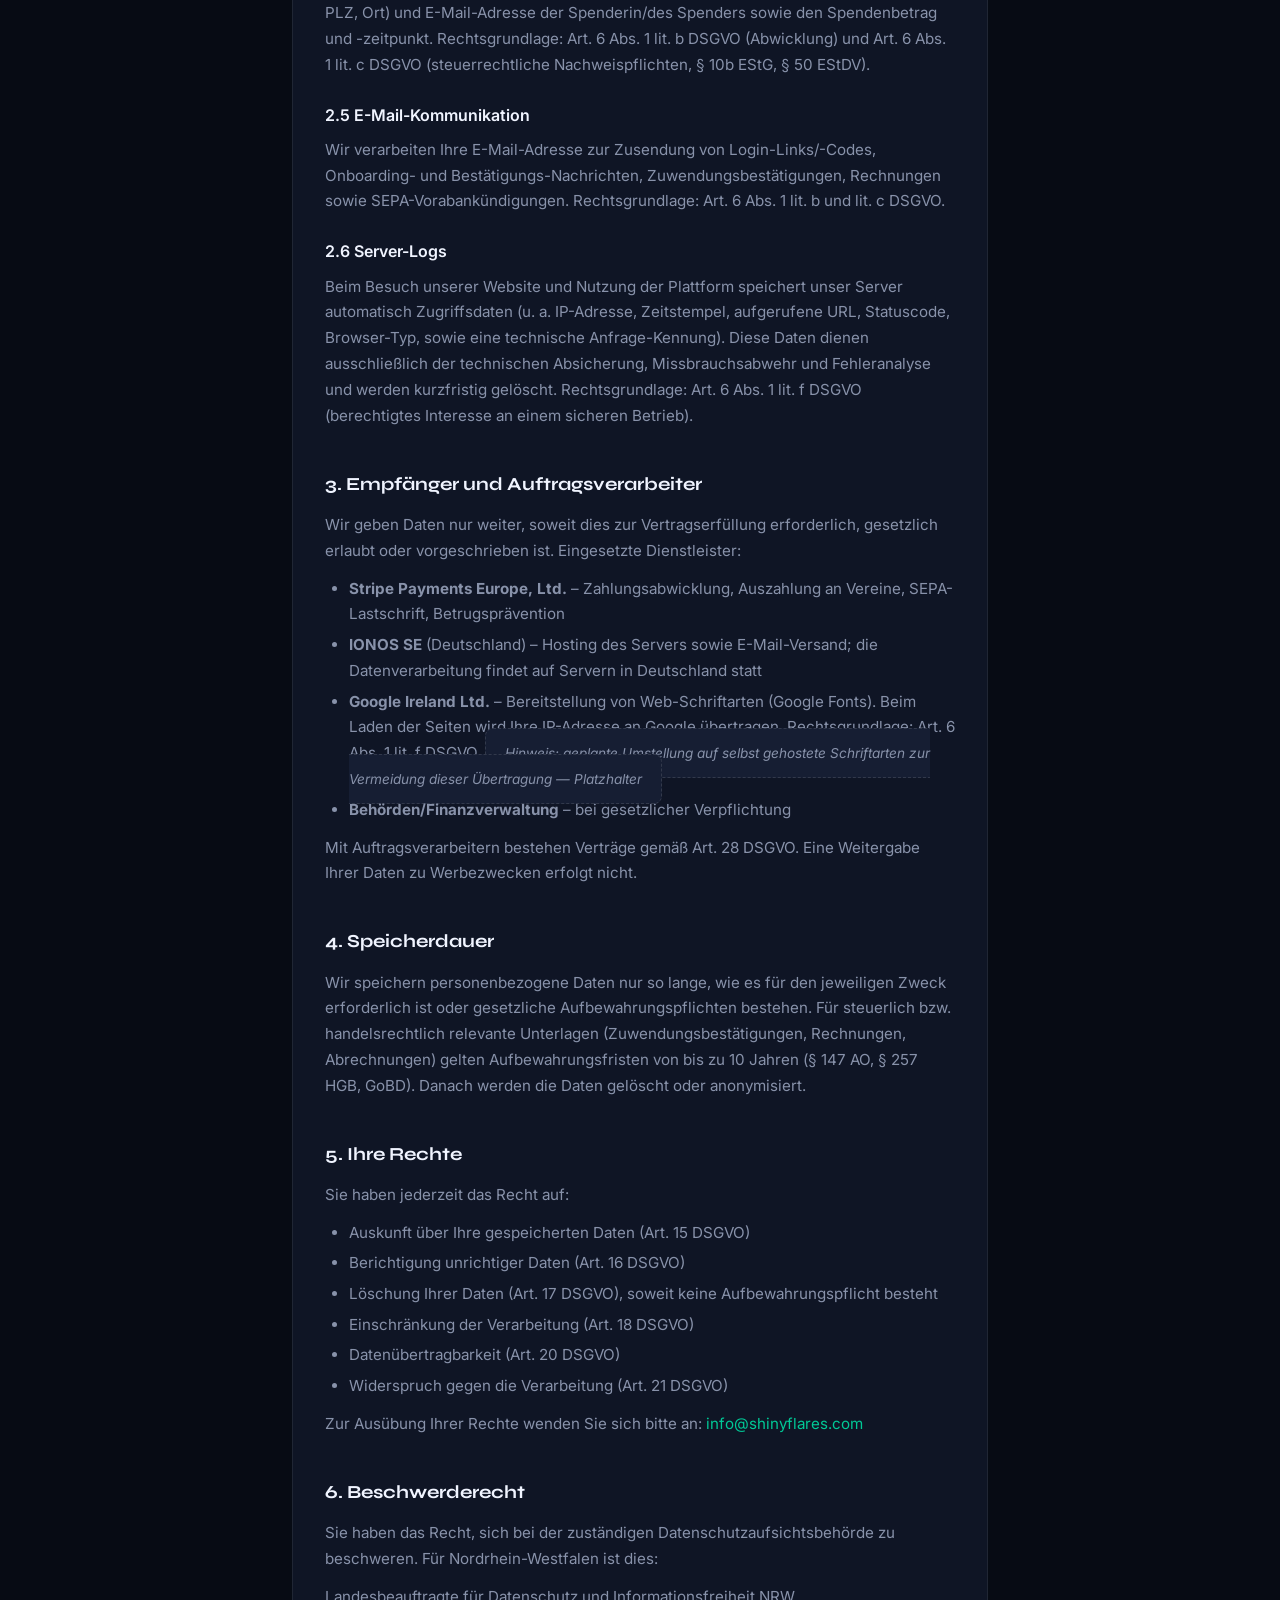
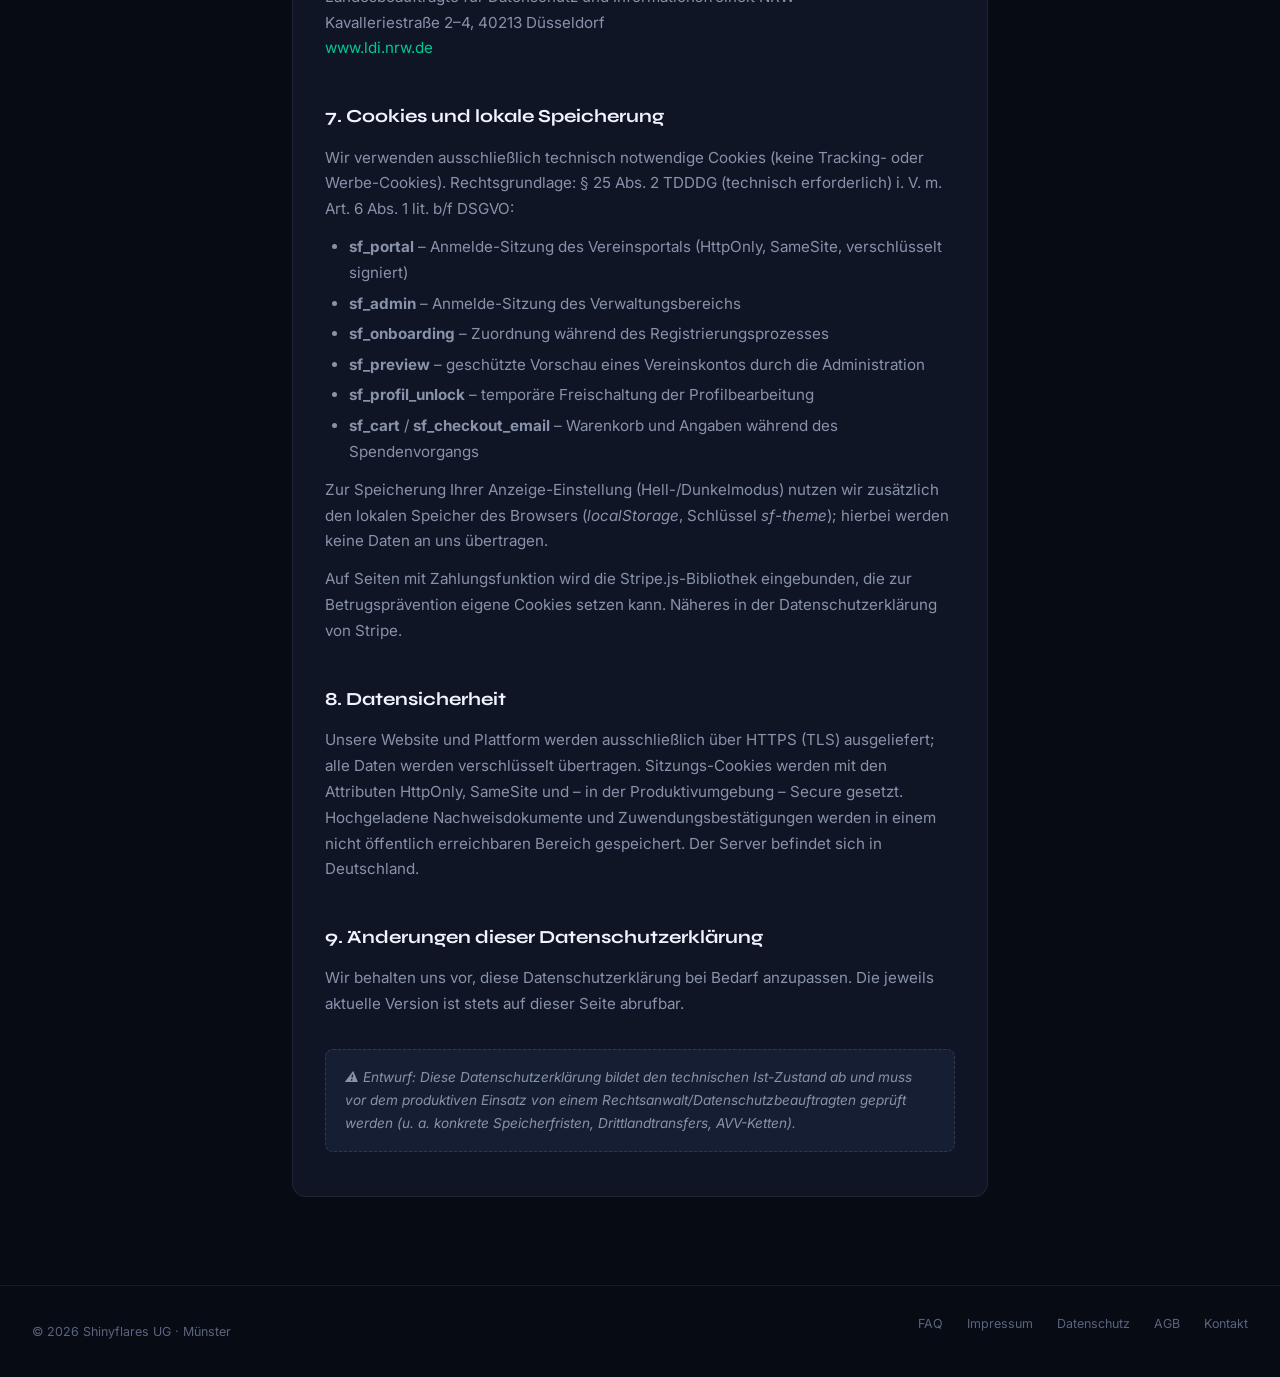
<file: datenschutz.html>
<!DOCTYPE html>
<html lang="de">
<head>
<meta charset="UTF-8"/>
<meta name="viewport" content="width=device-width, initial-scale=1.0"/>
<title>Datenschutz | Shinyflares</title>
<meta name="description" content="Datenschutzerklärung von Shinyflares nach DSGVO und BDSG: verarbeitete Daten, Rechtsgrundlagen, Auftragsverarbeiter, Speicherdauer und Ihre Betroffenenrechte."/>
<link rel="canonical" href="https://shinyflares.com/datenschutz"/>
<meta property="og:type" content="website"/>
<meta property="og:site_name" content="Shinyflares"/>
<meta property="og:locale" content="de_DE"/>
<meta property="og:title" content="Datenschutz | Shinyflares"/>
<meta property="og:description" content="Wie Shinyflares personenbezogene Daten nach DSGVO und BDSG verarbeitet – Rechtsgrundlagen, Auftragsverarbeiter, Speicherdauer und Betroffenenrechte."/>
<meta property="og:url" content="https://shinyflares.com/datenschutz"/>
<meta property="og:image" content="https://shinyflares.com/assets/img/og-default.jpg"/>
<meta property="og:image:width" content="1200"/>
<meta property="og:image:height" content="630"/>
<meta name="twitter:card" content="summary_large_image"/>
<link href="https://fonts.googleapis.com/css2?family=Syne:wght@700;800&family=Inter:wght@400;500;600&display=swap" rel="stylesheet"/>
<link rel="stylesheet" href="/assets/css/brand-tokens.css"/>
<link rel="stylesheet" href="/assets/css/site.css"/>
</head>
<body>

<nav class="sf-nav">
  <a href="/" class="sf-nav-brand">
    <span class="sf-nav-logo-dot"></span>
    <span class="sf-nav-logo-text">Shinyflares</span>
  </a>
  <a href="/" class="sf-nav-link">← Zurück</a>
</nav>

<main>
  <h1>Datenschutzerklärung</h1>
  <span class="subtitle">Stand: August 2026 · Gemäß DSGVO und BDSG</span>

  <div class="sf-card">
    <div class="sf-highlight">
      <p>Der Schutz Ihrer persönlichen Daten ist uns ein besonderes Anliegen. Wir verarbeiten Ihre Daten ausschließlich auf Grundlage der gesetzlichen Bestimmungen (DSGVO, BDSG). Diese Erklärung informiert über Art, Umfang und Zweck der Verarbeitung sowie über Ihre Rechte.</p>
    </div>

    <h2>1. Verantwortlicher</h2>
    <div class="sf-placeholder">Shinyflares UG (haftungsbeschränkt), [Straße und Hausnummer], [PLZ] Münster — Platzhalter</div>
    <p>E-Mail: <a href="mailto:info@shinyflares.com">info@shinyflares.com</a></p>

    <h2>2. Erhobene Daten und Zwecke</h2>

    <h3>2.1 Registrierung als Verein (Onboarding)</h3>
    <p>Bei der Registrierung Ihres Vereins verarbeiten wir:</p>
    <ul>
      <li>Vereinsname, Rechtsform, Anschrift, ggf. Website und Logo</li>
      <li>Name, E-Mail-Adresse und Funktion der vertretungsberechtigten Ansprechpartner (mindestens zwei Personen; jede Kontakt-E-Mail wird per Double-Opt-In bestätigt)</li>
      <li>steuerliche Angaben (Steuernummer, Finanzamt, Freistellungsbescheid bzw. gleichwertiger Nachweis inkl. hochgeladenem PDF, Umsatzsteuer-Regelung, ggf. USt-IdNr.)</li>
      <li>eingescannte Unterschrift (Faksimile) der zeichnungsberechtigten Person zur Ausstellung der Zuwendungsbestätigungen</li>
      <li>Bankverbindung für das SEPA-Lastschriftmandat (die vollständige IBAN wird beim Zahlungsdienstleister gespeichert; bei uns nur die letzten vier Stellen zur Anzeige)</li>
    </ul>
    <p>Rechtsgrundlage: Art. 6 Abs. 1 lit. b DSGVO (Vertragserfüllung); für steuerlich relevante Angaben zusätzlich Art. 6 Abs. 1 lit. c DSGVO.</p>

    <h3>2.2 Anmeldung am Vereinsportal</h3>
    <p>Die Anmeldung erfolgt passwortlos: Wir senden Ihnen einen einmaligen Login-Link bzw. Einmal-Code (OTP) an Ihre hinterlegte E-Mail-Adresse. Rechtsgrundlage: Art. 6 Abs. 1 lit. b DSGVO.</p>

    <h3>2.3 Zahlungsabwicklung (Stripe)</h3>
    <p>Die Zahlungsabwicklung erfolgt über die Stripe Payments Europe, Ltd. (Irland). Zahlungsdaten (z. B. Karten-/Kontodaten der Spenderinnen und Spender) werden direkt an Stripe übertragen; Shinyflares speichert keine vollständigen Zahlungsdaten. Stripe verarbeitet die Daten teils auch außerhalb der EU auf Grundlage der EU-Standardvertragsklauseln. Es gelten die Datenschutzbestimmungen von Stripe: <a href="https://stripe.com/de/privacy" target="_blank" rel="noopener">stripe.com/de/privacy</a>. Rechtsgrundlage: Art. 6 Abs. 1 lit. b DSGVO.</p>

    <h3>2.4 Spende und Zuwendungsbestätigung</h3>
    <p>Zur Abwicklung einer Spende und zur Erstellung einer rechtssicheren Zuwendungsbestätigung im Namen des Vereins verarbeiten wir Name, Anschrift (Straße, PLZ, Ort) und E-Mail-Adresse der Spenderin/des Spenders sowie den Spendenbetrag und -zeitpunkt. Rechtsgrundlage: Art. 6 Abs. 1 lit. b DSGVO (Abwicklung) und Art. 6 Abs. 1 lit. c DSGVO (steuerrechtliche Nachweispflichten, § 10b EStG, § 50 EStDV).</p>

    <h3>2.5 E-Mail-Kommunikation</h3>
    <p>Wir verarbeiten Ihre E-Mail-Adresse zur Zusendung von Login-Links/-Codes, Onboarding- und Bestätigungs-Nachrichten, Zuwendungsbestätigungen, Rechnungen sowie SEPA-Vorabankündigungen. Rechtsgrundlage: Art. 6 Abs. 1 lit. b und lit. c DSGVO.</p>

    <h3>2.6 Server-Logs</h3>
    <p>Beim Besuch unserer Website und Nutzung der Plattform speichert unser Server automatisch Zugriffsdaten (u. a. IP-Adresse, Zeitstempel, aufgerufene URL, Statuscode, Browser-Typ, sowie eine technische Anfrage-Kennung). Diese Daten dienen ausschließlich der technischen Absicherung, Missbrauchsabwehr und Fehleranalyse und werden kurzfristig gelöscht. Rechtsgrundlage: Art. 6 Abs. 1 lit. f DSGVO (berechtigtes Interesse an einem sicheren Betrieb).</p>

    <h2>3. Empfänger und Auftragsverarbeiter</h2>
    <p>Wir geben Daten nur weiter, soweit dies zur Vertragserfüllung erforderlich, gesetzlich erlaubt oder vorgeschrieben ist. Eingesetzte Dienstleister:</p>
    <ul>
      <li><strong>Stripe Payments Europe, Ltd.</strong> – Zahlungsabwicklung, Auszahlung an Vereine, SEPA-Lastschrift, Betrugsprävention</li>
      <li><strong>IONOS SE</strong> (Deutschland) – Hosting des Servers sowie E-Mail-Versand; die Datenverarbeitung findet auf Servern in Deutschland statt</li>
      <li><strong>Google Ireland Ltd.</strong> – Bereitstellung von Web-Schriftarten (Google Fonts). Beim Laden der Seiten wird Ihre IP-Adresse an Google übertragen. Rechtsgrundlage: Art. 6 Abs. 1 lit. f DSGVO. <span class="sf-placeholder">Hinweis: geplante Umstellung auf selbst gehostete Schriftarten zur Vermeidung dieser Übertragung — Platzhalter</span></li>
      <li><strong>Behörden/Finanzverwaltung</strong> – bei gesetzlicher Verpflichtung</li>
    </ul>
    <p>Mit Auftragsverarbeitern bestehen Verträge gemäß Art. 28 DSGVO. Eine Weitergabe Ihrer Daten zu Werbezwecken erfolgt nicht.</p>

    <h2>4. Speicherdauer</h2>
    <p>Wir speichern personenbezogene Daten nur so lange, wie es für den jeweiligen Zweck erforderlich ist oder gesetzliche Aufbewahrungspflichten bestehen. Für steuerlich bzw. handelsrechtlich relevante Unterlagen (Zuwendungsbestätigungen, Rechnungen, Abrechnungen) gelten Aufbewahrungsfristen von bis zu 10 Jahren (§ 147 AO, § 257 HGB, GoBD). Danach werden die Daten gelöscht oder anonymisiert.</p>

    <h2>5. Ihre Rechte</h2>
    <p>Sie haben jederzeit das Recht auf:</p>
    <ul>
      <li>Auskunft über Ihre gespeicherten Daten (Art. 15 DSGVO)</li>
      <li>Berichtigung unrichtiger Daten (Art. 16 DSGVO)</li>
      <li>Löschung Ihrer Daten (Art. 17 DSGVO), soweit keine Aufbewahrungspflicht besteht</li>
      <li>Einschränkung der Verarbeitung (Art. 18 DSGVO)</li>
      <li>Datenübertragbarkeit (Art. 20 DSGVO)</li>
      <li>Widerspruch gegen die Verarbeitung (Art. 21 DSGVO)</li>
    </ul>
    <p>Zur Ausübung Ihrer Rechte wenden Sie sich bitte an: <a href="mailto:info@shinyflares.com">info@shinyflares.com</a></p>

    <h2>6. Beschwerderecht</h2>
    <p>Sie haben das Recht, sich bei der zuständigen Datenschutzaufsichtsbehörde zu beschweren. Für Nordrhein-Westfalen ist dies:</p>
    <p>Landesbeauftragte für Datenschutz und Informationsfreiheit NRW<br/>
    Kavalleriestraße 2–4, 40213 Düsseldorf<br/>
    <a href="https://www.ldi.nrw.de" target="_blank" rel="noopener">www.ldi.nrw.de</a></p>

    <h2>7. Cookies und lokale Speicherung</h2>
    <p>Wir verwenden ausschließlich technisch notwendige Cookies (keine Tracking- oder Werbe-Cookies). Rechtsgrundlage: § 25 Abs. 2 TDDDG (technisch erforderlich) i. V. m. Art. 6 Abs. 1 lit. b/f DSGVO:</p>
    <ul>
      <li><strong>sf_portal</strong> – Anmelde-Sitzung des Vereinsportals (HttpOnly, SameSite, verschlüsselt signiert)</li>
      <li><strong>sf_admin</strong> – Anmelde-Sitzung des Verwaltungsbereichs</li>
      <li><strong>sf_onboarding</strong> – Zuordnung während des Registrierungsprozesses</li>
      <li><strong>sf_preview</strong> – geschützte Vorschau eines Vereinskontos durch die Administration</li>
      <li><strong>sf_profil_unlock</strong> – temporäre Freischaltung der Profilbearbeitung</li>
      <li><strong>sf_cart</strong> / <strong>sf_checkout_email</strong> – Warenkorb und Angaben während des Spendenvorgangs</li>
    </ul>
    <p>Zur Speicherung Ihrer Anzeige-Einstellung (Hell-/Dunkelmodus) nutzen wir zusätzlich den lokalen Speicher des Browsers (<em>localStorage</em>, Schlüssel <em>sf-theme</em>); hierbei werden keine Daten an uns übertragen.</p>
    <p>Auf Seiten mit Zahlungsfunktion wird die Stripe.js-Bibliothek eingebunden, die zur Betrugsprävention eigene Cookies setzen kann. Näheres in der Datenschutzerklärung von Stripe.</p>

    <h2>8. Datensicherheit</h2>
    <p>Unsere Website und Plattform werden ausschließlich über HTTPS (TLS) ausgeliefert; alle Daten werden verschlüsselt übertragen. Sitzungs-Cookies werden mit den Attributen HttpOnly, SameSite und – in der Produktivumgebung – Secure gesetzt. Hochgeladene Nachweisdokumente und Zuwendungsbestätigungen werden in einem nicht öffentlich erreichbaren Bereich gespeichert. Der Server befindet sich in Deutschland.</p>

    <h2>9. Änderungen dieser Datenschutzerklärung</h2>
    <p>Wir behalten uns vor, diese Datenschutzerklärung bei Bedarf anzupassen. Die jeweils aktuelle Version ist stets auf dieser Seite abrufbar.</p>

    <div class="sf-placeholder" style="margin-top:2rem">
      ⚠️ Entwurf: Diese Datenschutzerklärung bildet den technischen Ist-Zustand ab und muss vor dem produktiven Einsatz von einem Rechtsanwalt/Datenschutzbeauftragten geprüft werden (u. a. konkrete Speicherfristen, Drittlandtransfers, AVV-Ketten).
    </div>
  </div>
</main>

<footer>
  <span class="sf-footer-copy">© 2026 Shinyflares UG · Münster</span>
  <ul class="sf-footer-links">
    <li><a href="/faq">FAQ</a></li>
    <li><a href="/impressum">Impressum</a></li>
    <li><a href="/datenschutz">Datenschutz</a></li>
    <li><a href="/agb">AGB</a></li>
    <li><a href="mailto:info@shinyflares.com">Kontakt</a></li>
  </ul>
</footer>

</body>
</html>
</file>
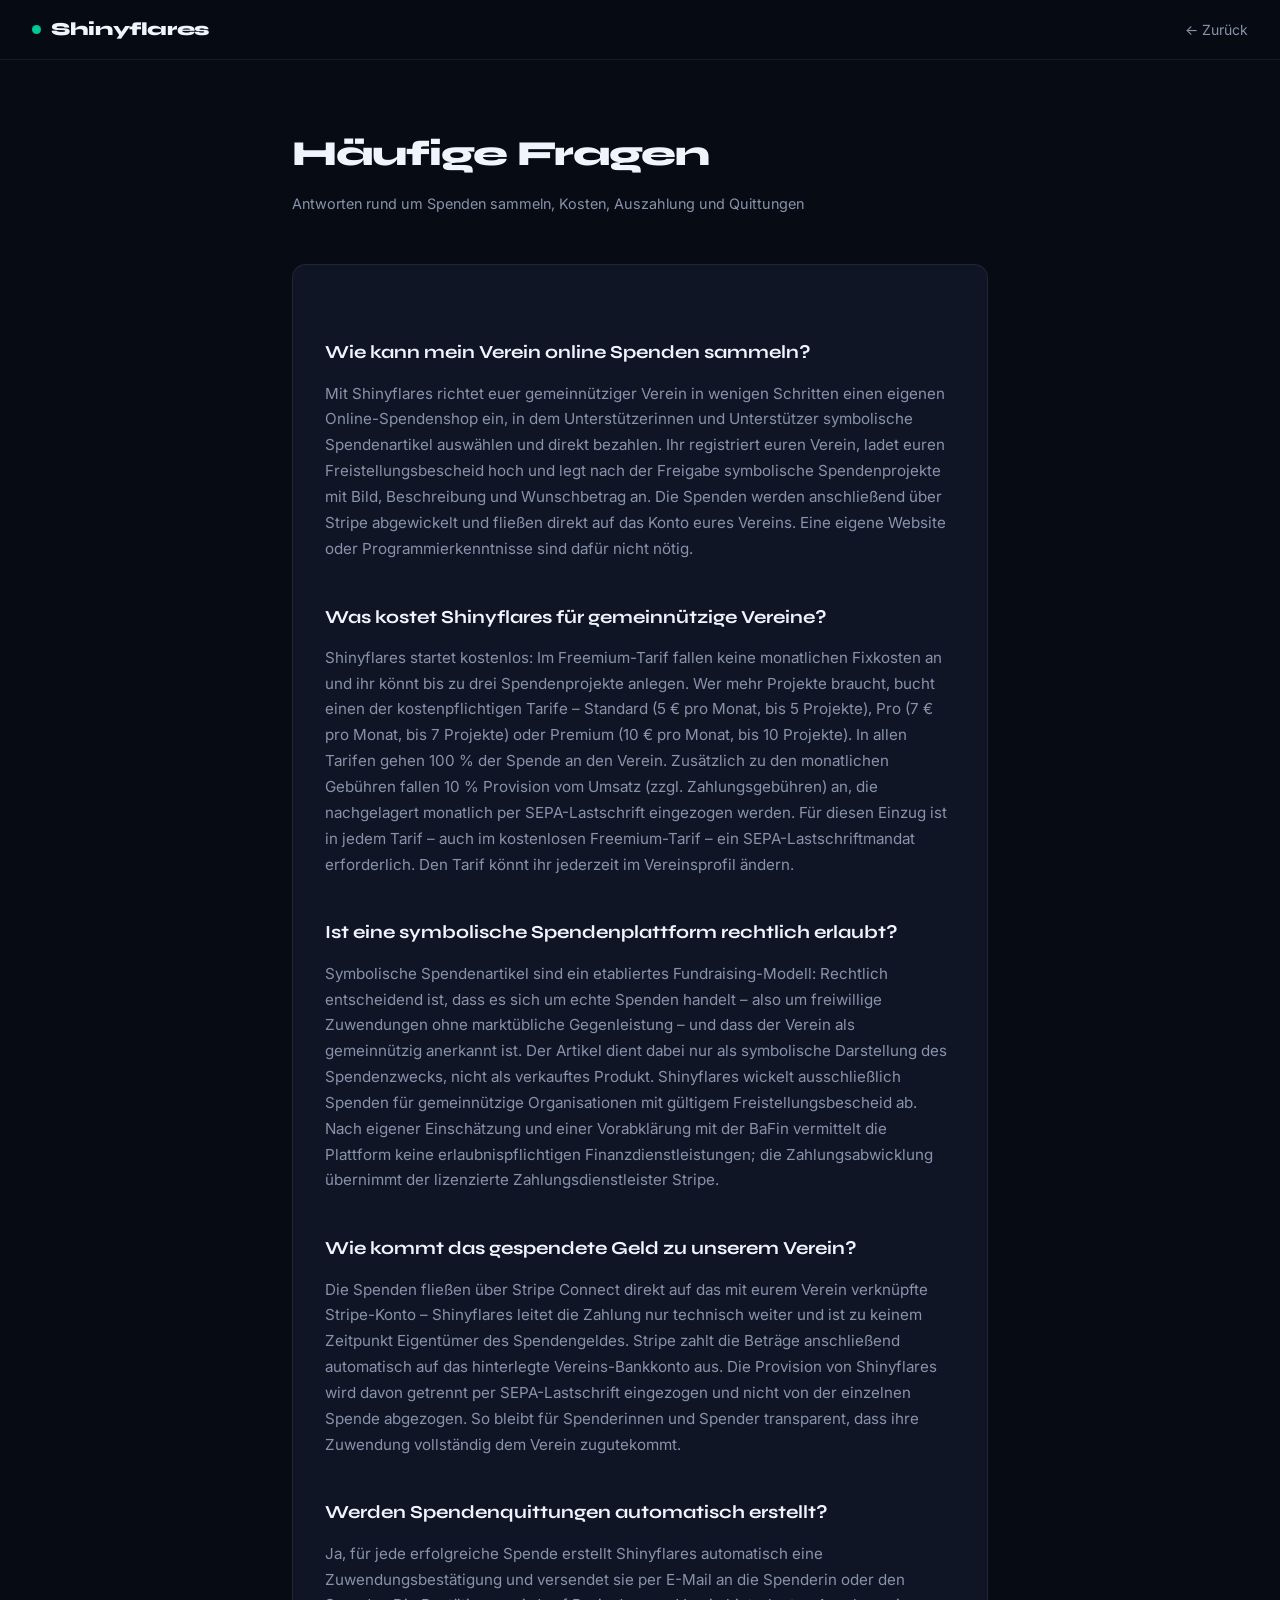
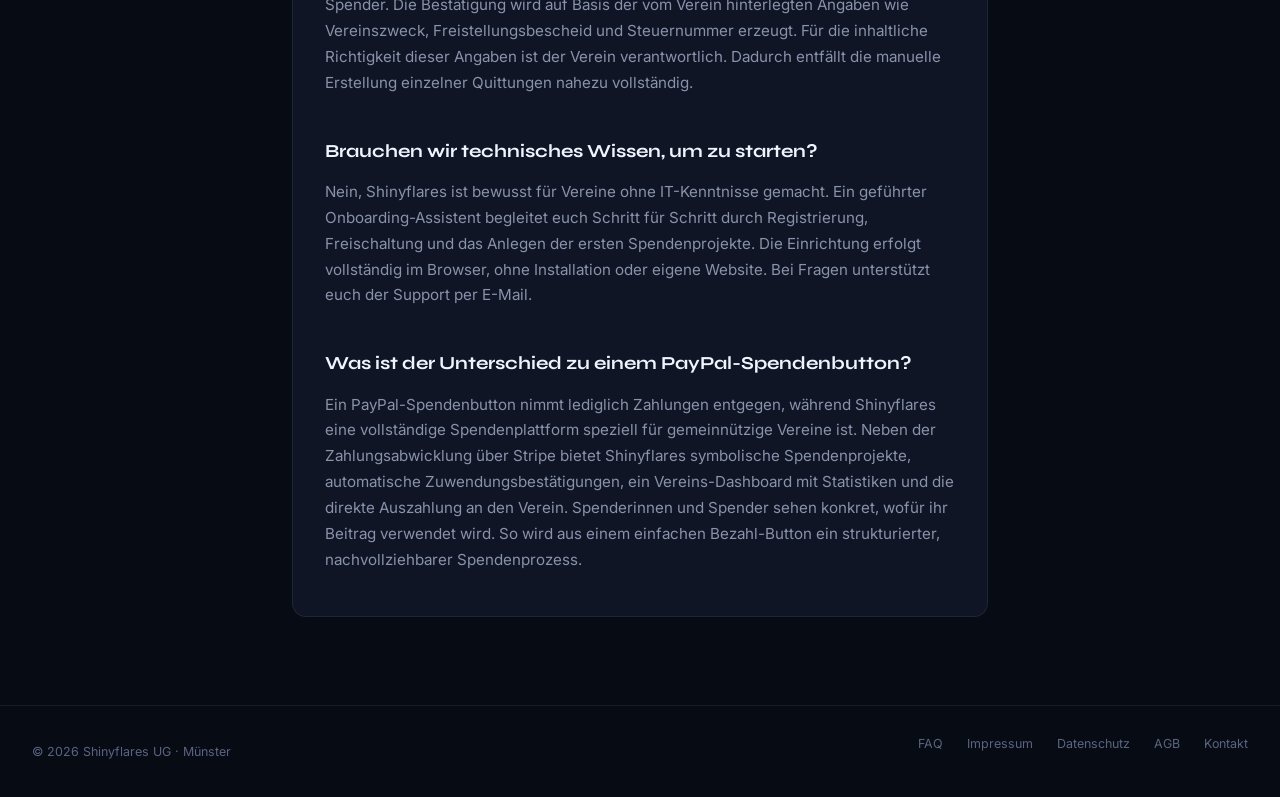
<file: faq.html>
<!DOCTYPE html>
<html lang="de">
<head>
<meta charset="UTF-8"/>
<meta name="viewport" content="width=device-width, initial-scale=1.0"/>
<title>FAQ – Häufige Fragen zur Spendenplattform | Shinyflares</title>
<meta name="description" content="Antworten zu Shinyflares: Kosten für Vereine, Auszahlung per Stripe, automatische Spendenquittungen und die rechtliche Einordnung der Spendenplattform für gemeinnützige Vereine."/>
<link rel="canonical" href="https://shinyflares.com/faq"/>

<!-- Open Graph -->
<meta property="og:type" content="website"/>
<meta property="og:site_name" content="Shinyflares"/>
<meta property="og:locale" content="de_DE"/>
<meta property="og:title" content="FAQ – Häufige Fragen zur Spendenplattform | Shinyflares"/>
<meta property="og:description" content="Antworten zu Kosten, Auszahlung, Spendenquittungen und rechtlicher Einordnung der Spendenplattform für gemeinnützige Vereine."/>
<meta property="og:url" content="https://shinyflares.com/faq"/>
<meta property="og:image" content="https://shinyflares.com/assets/img/og-default.jpg"/>
<meta property="og:image:width" content="1200"/>
<meta property="og:image:height" content="630"/>
<meta name="twitter:card" content="summary_large_image"/>

<link href="https://fonts.googleapis.com/css2?family=Syne:wght@700;800&family=Inter:wght@400;500;600&display=swap" rel="stylesheet"/>
<link rel="stylesheet" href="/assets/css/brand-tokens.css"/>
<link rel="stylesheet" href="/assets/css/site.css"/>

<!-- Strukturierte Daten: FAQPage — Text wortgleich mit dem sichtbaren Inhalt unten -->
<script type="application/ld+json">
{
  "@context": "https://schema.org",
  "@type": "FAQPage",
  "mainEntity": [
    {
      "@type": "Question",
      "name": "Wie kann mein Verein online Spenden sammeln?",
      "acceptedAnswer": {
        "@type": "Answer",
        "text": "Mit Shinyflares richtet euer gemeinnütziger Verein in wenigen Schritten einen eigenen Online-Spendenshop ein, in dem Unterstützerinnen und Unterstützer symbolische Spendenartikel auswählen und direkt bezahlen. Ihr registriert euren Verein, ladet euren Freistellungsbescheid hoch und legt nach der Freigabe symbolische Spendenprojekte mit Bild, Beschreibung und Wunschbetrag an. Die Spenden werden anschließend über Stripe abgewickelt und fließen direkt auf das Konto eures Vereins. Eine eigene Website oder Programmierkenntnisse sind dafür nicht nötig."
      }
    },
    {
      "@type": "Question",
      "name": "Was kostet Shinyflares für gemeinnützige Vereine?",
      "acceptedAnswer": {
        "@type": "Answer",
        "text": "Shinyflares startet kostenlos: Im Freemium-Tarif fallen keine monatlichen Fixkosten an und ihr könnt bis zu drei Spendenprojekte anlegen. Wer mehr Projekte braucht, bucht einen der kostenpflichtigen Tarife – Standard (5 € pro Monat, bis 5 Projekte), Pro (7 € pro Monat, bis 7 Projekte) oder Premium (10 € pro Monat, bis 10 Projekte). In allen Tarifen gehen 100 % der Spende an den Verein. Zusätzlich zu den monatlichen Gebühren fallen 10 % Provision vom Umsatz (zzgl. Zahlungsgebühren) an, die nachgelagert monatlich per SEPA-Lastschrift eingezogen werden. Für diesen Einzug ist in jedem Tarif – auch im kostenlosen Freemium-Tarif – ein SEPA-Lastschriftmandat erforderlich. Den Tarif könnt ihr jederzeit im Vereinsprofil ändern."
      }
    },
    {
      "@type": "Question",
      "name": "Ist eine symbolische Spendenplattform rechtlich erlaubt?",
      "acceptedAnswer": {
        "@type": "Answer",
        "text": "Symbolische Spendenartikel sind ein etabliertes Fundraising-Modell: Rechtlich entscheidend ist, dass es sich um echte Spenden handelt – also um freiwillige Zuwendungen ohne marktübliche Gegenleistung – und dass der Verein als gemeinnützig anerkannt ist. Der Artikel dient dabei nur als symbolische Darstellung des Spendenzwecks, nicht als verkauftes Produkt. Shinyflares wickelt ausschließlich Spenden für gemeinnützige Organisationen mit gültigem Freistellungsbescheid ab. Nach eigener Einschätzung und einer Vorabklärung mit der BaFin vermittelt die Plattform keine erlaubnispflichtigen Finanzdienstleistungen; die Zahlungsabwicklung übernimmt der lizenzierte Zahlungsdienstleister Stripe."
      }
    },
    {
      "@type": "Question",
      "name": "Wie kommt das gespendete Geld zu unserem Verein?",
      "acceptedAnswer": {
        "@type": "Answer",
        "text": "Die Spenden fließen über Stripe Connect direkt auf das mit eurem Verein verknüpfte Stripe-Konto – Shinyflares leitet die Zahlung nur technisch weiter und ist zu keinem Zeitpunkt Eigentümer des Spendengeldes. Stripe zahlt die Beträge anschließend automatisch auf das hinterlegte Vereins-Bankkonto aus. Die Provision von Shinyflares wird davon getrennt per SEPA-Lastschrift eingezogen und nicht von der einzelnen Spende abgezogen. So bleibt für Spenderinnen und Spender transparent, dass ihre Zuwendung vollständig dem Verein zugutekommt."
      }
    },
    {
      "@type": "Question",
      "name": "Werden Spendenquittungen automatisch erstellt?",
      "acceptedAnswer": {
        "@type": "Answer",
        "text": "Ja, für jede erfolgreiche Spende erstellt Shinyflares automatisch eine Zuwendungsbestätigung und versendet sie per E-Mail an die Spenderin oder den Spender. Die Bestätigung wird auf Basis der vom Verein hinterlegten Angaben wie Vereinszweck, Freistellungsbescheid und Steuernummer erzeugt. Für die inhaltliche Richtigkeit dieser Angaben ist der Verein verantwortlich. Dadurch entfällt die manuelle Erstellung einzelner Quittungen nahezu vollständig."
      }
    },
    {
      "@type": "Question",
      "name": "Brauchen wir technisches Wissen, um zu starten?",
      "acceptedAnswer": {
        "@type": "Answer",
        "text": "Nein, Shinyflares ist bewusst für Vereine ohne IT-Kenntnisse gemacht. Ein geführter Onboarding-Assistent begleitet euch Schritt für Schritt durch Registrierung, Freischaltung und das Anlegen der ersten Spendenprojekte. Die Einrichtung erfolgt vollständig im Browser, ohne Installation oder eigene Website. Bei Fragen unterstützt euch der Support per E-Mail."
      }
    },
    {
      "@type": "Question",
      "name": "Was ist der Unterschied zu einem PayPal-Spendenbutton?",
      "acceptedAnswer": {
        "@type": "Answer",
        "text": "Ein PayPal-Spendenbutton nimmt lediglich Zahlungen entgegen, während Shinyflares eine vollständige Spendenplattform speziell für gemeinnützige Vereine ist. Neben der Zahlungsabwicklung über Stripe bietet Shinyflares symbolische Spendenprojekte, automatische Zuwendungsbestätigungen, ein Vereins-Dashboard mit Statistiken und die direkte Auszahlung an den Verein. Spenderinnen und Spender sehen konkret, wofür ihr Beitrag verwendet wird. So wird aus einem einfachen Bezahl-Button ein strukturierter, nachvollziehbarer Spendenprozess."
      }
    }
  ]
}
</script>
</head>
<body>

<nav class="sf-nav">
  <a href="/" class="sf-nav-brand">
    <span class="sf-nav-logo-dot"></span>
    <span class="sf-nav-logo-text">Shinyflares</span>
  </a>
  <a href="/" class="sf-nav-link">← Zurück</a>
</nav>

<main>
  <h1>Häufige Fragen</h1>
  <span class="subtitle">Antworten rund um Spenden sammeln, Kosten, Auszahlung und Quittungen</span>

  <div class="sf-card">

    <h2>Wie kann mein Verein online Spenden sammeln?</h2>
    <p>Mit Shinyflares richtet euer gemeinnütziger Verein in wenigen Schritten einen eigenen Online-Spendenshop ein, in dem Unterstützerinnen und Unterstützer symbolische Spendenartikel auswählen und direkt bezahlen. Ihr registriert euren Verein, ladet euren Freistellungsbescheid hoch und legt nach der Freigabe symbolische Spendenprojekte mit Bild, Beschreibung und Wunschbetrag an. Die Spenden werden anschließend über Stripe abgewickelt und fließen direkt auf das Konto eures Vereins. Eine eigene Website oder Programmierkenntnisse sind dafür nicht nötig.</p>

    <h2>Was kostet Shinyflares für gemeinnützige Vereine?</h2>
    <p>Shinyflares startet kostenlos: Im Freemium-Tarif fallen keine monatlichen Fixkosten an und ihr könnt bis zu drei Spendenprojekte anlegen. Wer mehr Projekte braucht, bucht einen der kostenpflichtigen Tarife – Standard (5 € pro Monat, bis 5 Projekte), Pro (7 € pro Monat, bis 7 Projekte) oder Premium (10 € pro Monat, bis 10 Projekte). In allen Tarifen gehen 100 % der Spende an den Verein. Zusätzlich zu den monatlichen Gebühren fallen 10 % Provision vom Umsatz (zzgl. Zahlungsgebühren) an, die nachgelagert monatlich per SEPA-Lastschrift eingezogen werden. Für diesen Einzug ist in jedem Tarif – auch im kostenlosen Freemium-Tarif – ein SEPA-Lastschriftmandat erforderlich. Den Tarif könnt ihr jederzeit im Vereinsprofil ändern.</p>

    <!-- TODO: CHRIS BESTÄTIGEN — Rechtliche Einordnung (BaFin-Vorabklärung, "keine erlaubnispflichtigen Finanzdienstleistungen", Gemeinnützigkeit/Gegenleistung). Vor Livegang anwaltlich/steuerlich prüfen lassen. -->
    <h2>Ist eine symbolische Spendenplattform rechtlich erlaubt?</h2>
    <p>Symbolische Spendenartikel sind ein etabliertes Fundraising-Modell: Rechtlich entscheidend ist, dass es sich um echte Spenden handelt – also um freiwillige Zuwendungen ohne marktübliche Gegenleistung – und dass der Verein als gemeinnützig anerkannt ist. Der Artikel dient dabei nur als symbolische Darstellung des Spendenzwecks, nicht als verkauftes Produkt. Shinyflares wickelt ausschließlich Spenden für gemeinnützige Organisationen mit gültigem Freistellungsbescheid ab. Nach eigener Einschätzung und einer Vorabklärung mit der BaFin vermittelt die Plattform keine erlaubnispflichtigen Finanzdienstleistungen; die Zahlungsabwicklung übernimmt der lizenzierte Zahlungsdienstleister Stripe.</p>

    <!-- TODO: CHRIS BESTÄTIGEN — Aussage "zu keinem Zeitpunkt Eigentümer des Spendengeldes" / kein Zahlungsdienstleister i.S.d. ZAG. Mit Stripe-Connect-Setup (Destination Charges) und ZAG-Einordnung abgleichen. -->
    <h2>Wie kommt das gespendete Geld zu unserem Verein?</h2>
    <p>Die Spenden fließen über Stripe Connect direkt auf das mit eurem Verein verknüpfte Stripe-Konto – Shinyflares leitet die Zahlung nur technisch weiter und ist zu keinem Zeitpunkt Eigentümer des Spendengeldes. Stripe zahlt die Beträge anschließend automatisch auf das hinterlegte Vereins-Bankkonto aus. Die Provision von Shinyflares wird davon getrennt per SEPA-Lastschrift eingezogen und nicht von der einzelnen Spende abgezogen. So bleibt für Spenderinnen und Spender transparent, dass ihre Zuwendung vollständig dem Verein zugutekommt.</p>

    <!-- TODO: CHRIS BESTÄTIGEN — Steuerliche Anerkennung der automatisch erstellten Zuwendungsbestätigungen (amtliches Muster, § 50 EStDV, Haftung des Vereins) vor Livegang prüfen. -->
    <h2>Werden Spendenquittungen automatisch erstellt?</h2>
    <p>Ja, für jede erfolgreiche Spende erstellt Shinyflares automatisch eine Zuwendungsbestätigung und versendet sie per E-Mail an die Spenderin oder den Spender. Die Bestätigung wird auf Basis der vom Verein hinterlegten Angaben wie Vereinszweck, Freistellungsbescheid und Steuernummer erzeugt. Für die inhaltliche Richtigkeit dieser Angaben ist der Verein verantwortlich. Dadurch entfällt die manuelle Erstellung einzelner Quittungen nahezu vollständig.</p>

    <h2>Brauchen wir technisches Wissen, um zu starten?</h2>
    <p>Nein, Shinyflares ist bewusst für Vereine ohne IT-Kenntnisse gemacht. Ein geführter Onboarding-Assistent begleitet euch Schritt für Schritt durch Registrierung, Freischaltung und das Anlegen der ersten Spendenprojekte. Die Einrichtung erfolgt vollständig im Browser, ohne Installation oder eigene Website. Bei Fragen unterstützt euch der Support per E-Mail.</p>

    <h2>Was ist der Unterschied zu einem PayPal-Spendenbutton?</h2>
    <p>Ein PayPal-Spendenbutton nimmt lediglich Zahlungen entgegen, während Shinyflares eine vollständige Spendenplattform speziell für gemeinnützige Vereine ist. Neben der Zahlungsabwicklung über Stripe bietet Shinyflares symbolische Spendenprojekte, automatische Zuwendungsbestätigungen, ein Vereins-Dashboard mit Statistiken und die direkte Auszahlung an den Verein. Spenderinnen und Spender sehen konkret, wofür ihr Beitrag verwendet wird. So wird aus einem einfachen Bezahl-Button ein strukturierter, nachvollziehbarer Spendenprozess.</p>

  </div>
</main>

<footer>
  <span class="sf-footer-copy">© 2026 Shinyflares UG · Münster</span>
  <ul class="sf-footer-links">
    <li><a href="/faq">FAQ</a></li>
    <li><a href="/impressum">Impressum</a></li>
    <li><a href="/datenschutz">Datenschutz</a></li>
    <li><a href="/agb">AGB</a></li>
    <li><a href="mailto:info@shinyflares.com">Kontakt</a></li>
  </ul>
</footer>

</body>
</html>
</file>
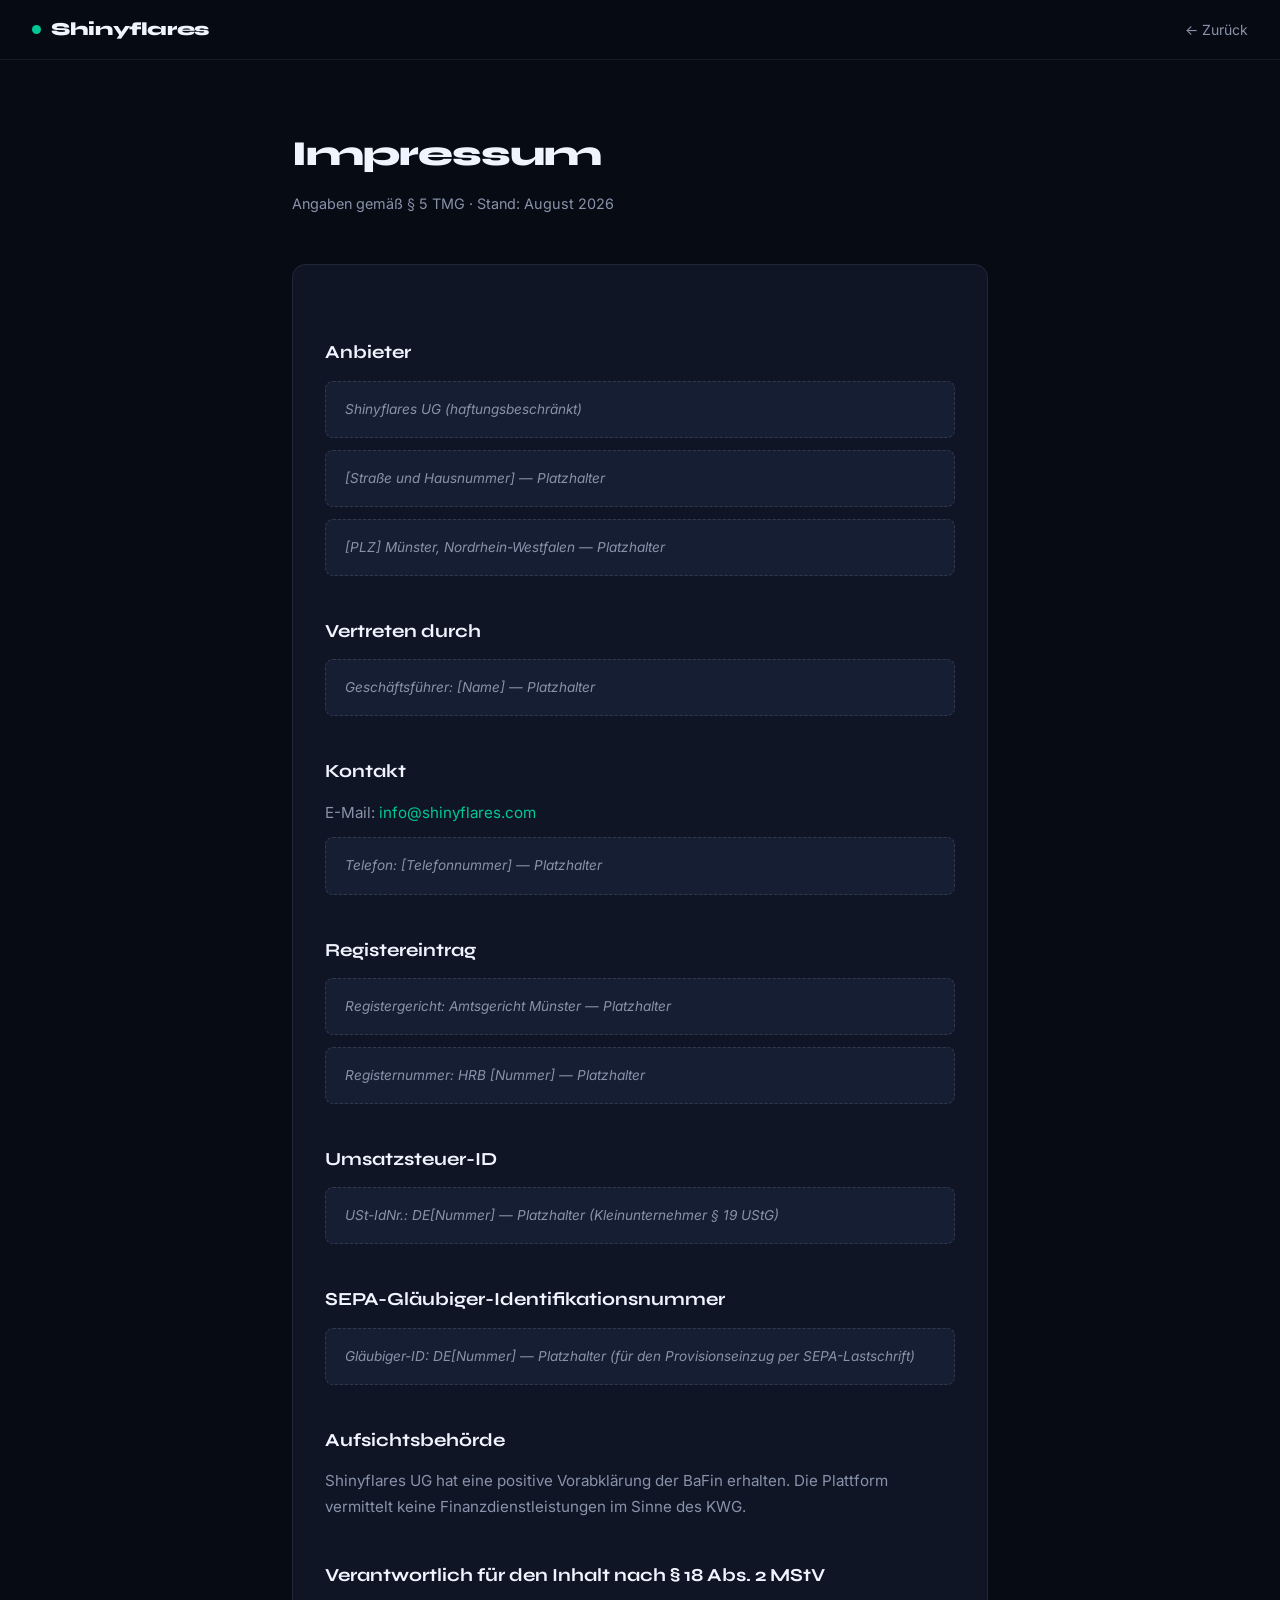
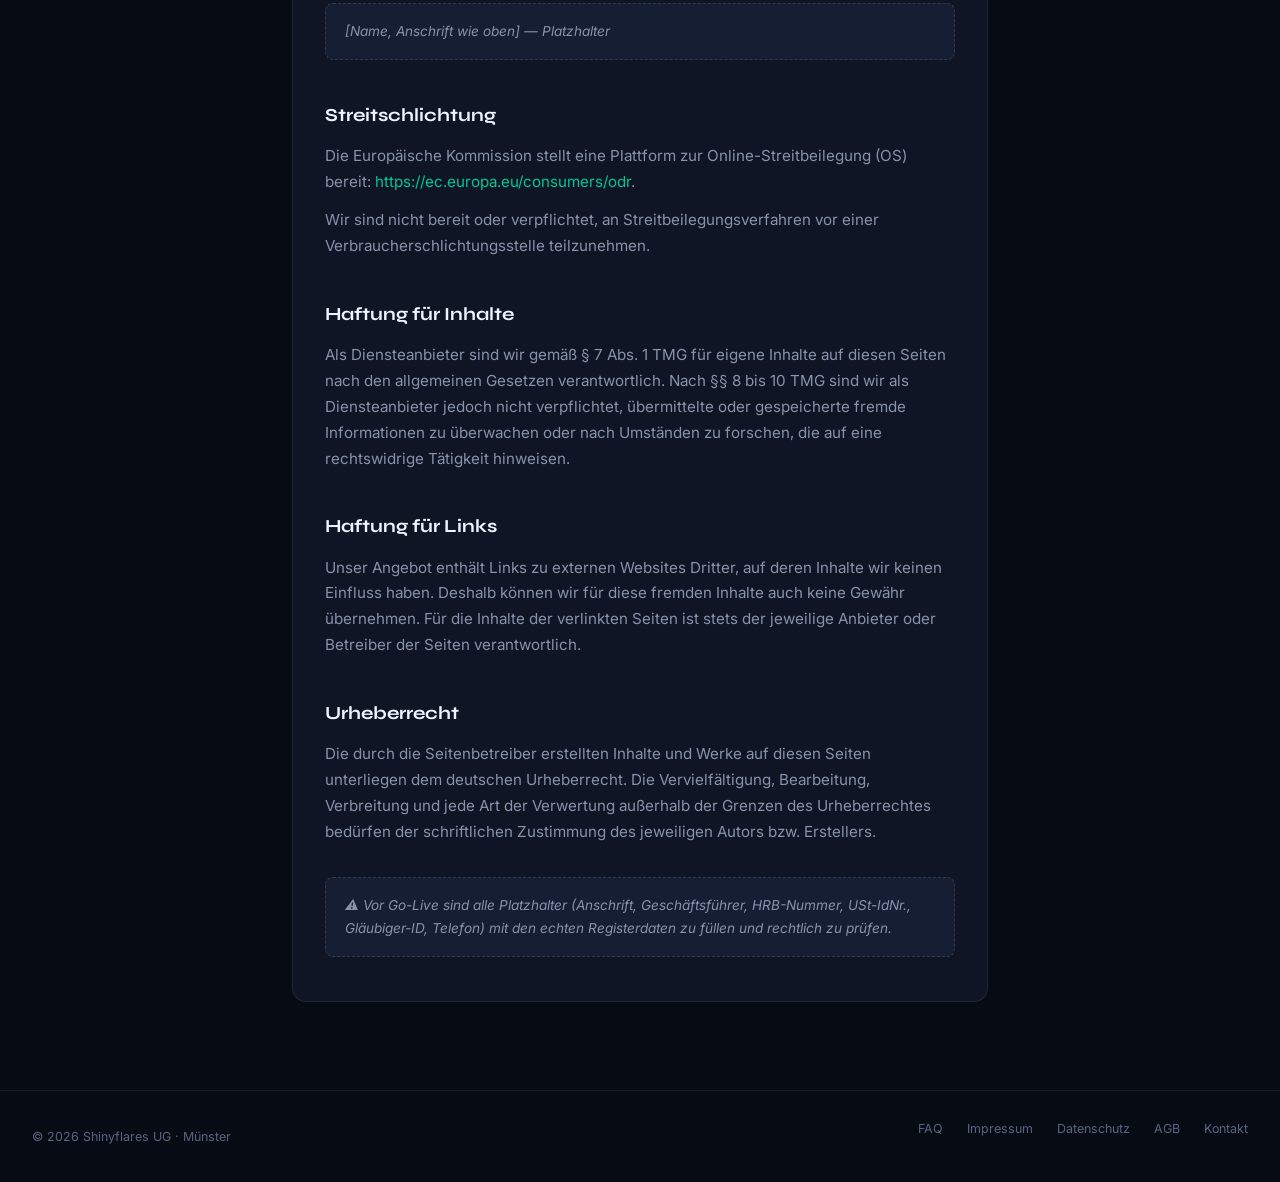
<file: impressum.html>
<!DOCTYPE html>
<html lang="de">
<head>
<meta charset="UTF-8"/>
<meta name="viewport" content="width=device-width, initial-scale=1.0"/>
<title>Impressum | Shinyflares</title>
<meta name="description" content="Impressum der Shinyflares UG (haftungsbeschränkt) aus Münster – Anbieterkennzeichnung gemäß § 5 TMG."/>
<link rel="canonical" href="https://shinyflares.com/impressum"/>
<meta property="og:type" content="website"/>
<meta property="og:site_name" content="Shinyflares"/>
<meta property="og:locale" content="de_DE"/>
<meta property="og:title" content="Impressum | Shinyflares"/>
<meta property="og:description" content="Anbieterkennzeichnung der Shinyflares UG (haftungsbeschränkt), Münster, gemäß § 5 TMG."/>
<meta property="og:url" content="https://shinyflares.com/impressum"/>
<meta property="og:image" content="https://shinyflares.com/assets/img/og-default.jpg"/>
<meta property="og:image:width" content="1200"/>
<meta property="og:image:height" content="630"/>
<meta name="twitter:card" content="summary_large_image"/>
<link href="https://fonts.googleapis.com/css2?family=Syne:wght@700;800&family=Inter:wght@400;500;600&display=swap" rel="stylesheet"/>
<link rel="stylesheet" href="/assets/css/brand-tokens.css"/>
<link rel="stylesheet" href="/assets/css/site.css"/>
</head>
<body>

<nav class="sf-nav">
  <a href="/" class="sf-nav-brand">
    <span class="sf-nav-logo-dot"></span>
    <span class="sf-nav-logo-text">Shinyflares</span>
  </a>
  <a href="/" class="sf-nav-link">← Zurück</a>
</nav>

<main>
  <h1>Impressum</h1>
  <span class="subtitle">Angaben gemäß § 5 TMG · Stand: August 2026</span>

  <div class="sf-card">
    <h2>Anbieter</h2>
    <div class="sf-placeholder">Shinyflares UG (haftungsbeschränkt)</div>
    <div class="sf-placeholder">[Straße und Hausnummer] — Platzhalter</div>
    <div class="sf-placeholder">[PLZ] Münster, Nordrhein-Westfalen — Platzhalter</div>

    <h2>Vertreten durch</h2>
    <div class="sf-placeholder">Geschäftsführer: [Name] — Platzhalter</div>

    <h2>Kontakt</h2>
    <p>E-Mail: <a href="mailto:info@shinyflares.com">info@shinyflares.com</a></p>
    <div class="sf-placeholder">Telefon: [Telefonnummer] — Platzhalter</div>

    <h2>Registereintrag</h2>
    <div class="sf-placeholder">Registergericht: Amtsgericht Münster — Platzhalter</div>
    <div class="sf-placeholder">Registernummer: HRB [Nummer] — Platzhalter</div>

    <h2>Umsatzsteuer-ID</h2>
    <div class="sf-placeholder">USt-IdNr.: DE[Nummer] — Platzhalter (Kleinunternehmer § 19 UStG)</div>

    <h2>SEPA-Gläubiger-Identifikationsnummer</h2>
    <div class="sf-placeholder">Gläubiger-ID: DE[Nummer] — Platzhalter (für den Provisionseinzug per SEPA-Lastschrift)</div>

    <h2>Aufsichtsbehörde</h2>
    <p>Shinyflares UG hat eine positive Vorabklärung der BaFin erhalten. Die Plattform vermittelt keine Finanzdienstleistungen im Sinne des KWG.</p>

    <h2>Verantwortlich für den Inhalt nach § 18 Abs. 2 MStV</h2>
    <div class="sf-placeholder">[Name, Anschrift wie oben] — Platzhalter</div>

    <h2>Streitschlichtung</h2>
    <p>Die Europäische Kommission stellt eine Plattform zur Online-Streitbeilegung (OS) bereit: <a href="https://ec.europa.eu/consumers/odr" target="_blank" rel="noopener">https://ec.europa.eu/consumers/odr</a>.</p>
    <p>Wir sind nicht bereit oder verpflichtet, an Streitbeilegungsverfahren vor einer Verbraucherschlichtungsstelle teilzunehmen.</p>

    <h2>Haftung für Inhalte</h2>
    <p>Als Diensteanbieter sind wir gemäß § 7 Abs. 1 TMG für eigene Inhalte auf diesen Seiten nach den allgemeinen Gesetzen verantwortlich. Nach §§ 8 bis 10 TMG sind wir als Diensteanbieter jedoch nicht verpflichtet, übermittelte oder gespeicherte fremde Informationen zu überwachen oder nach Umständen zu forschen, die auf eine rechtswidrige Tätigkeit hinweisen.</p>

    <h2>Haftung für Links</h2>
    <p>Unser Angebot enthält Links zu externen Websites Dritter, auf deren Inhalte wir keinen Einfluss haben. Deshalb können wir für diese fremden Inhalte auch keine Gewähr übernehmen. Für die Inhalte der verlinkten Seiten ist stets der jeweilige Anbieter oder Betreiber der Seiten verantwortlich.</p>

    <h2>Urheberrecht</h2>
    <p>Die durch die Seitenbetreiber erstellten Inhalte und Werke auf diesen Seiten unterliegen dem deutschen Urheberrecht. Die Vervielfältigung, Bearbeitung, Verbreitung und jede Art der Verwertung außerhalb der Grenzen des Urheberrechtes bedürfen der schriftlichen Zustimmung des jeweiligen Autors bzw. Erstellers.</p>

    <div class="sf-placeholder" style="margin-top:2rem">
      ⚠️ Vor Go-Live sind alle Platzhalter (Anschrift, Geschäftsführer, HRB-Nummer, USt-IdNr., Gläubiger-ID, Telefon) mit den echten Registerdaten zu füllen und rechtlich zu prüfen.
    </div>
  </div>
</main>

<footer>
  <span class="sf-footer-copy">© 2026 Shinyflares UG · Münster</span>
  <ul class="sf-footer-links">
    <li><a href="/faq">FAQ</a></li>
    <li><a href="/impressum">Impressum</a></li>
    <li><a href="/datenschutz">Datenschutz</a></li>
    <li><a href="/agb">AGB</a></li>
    <li><a href="mailto:info@shinyflares.com">Kontakt</a></li>
  </ul>
</footer>

</body>
</html>
</file>
<file: assets/css/brand-tokens.css>
/* ============================================================
   Shinyflares — Zentrale Design-Tokens (Single Source of Truth)
   Wird von den statischen Seiten UND vom Odoo-Shop eingebunden.
   Farbe/Font hier ändern → wirkt überall.
   ============================================================ */
:root {
    /* Flächen / Hintergründe (Dark-Theme der Marketing-Seiten) */
    --bg: #070B14;
    --surface: #0F1525;
    --surface2: #161E33;

    /* Marken-Akzent */
    --accent: #00C896;        /* Füllungen, Buttons, Logo-Dot */
    --accent-deep: #00936e;   /* Akzent-Text auf hellem Grund (besserer Kontrast) */
    --accent-dim: rgba(0, 200, 150, 0.12);
    --accent-dim2: rgba(0, 200, 150, 0.06);

    /* Text */
    --text: #F0F4FF;
    --muted: #8892AA;
    --white: #ffffff;

    /* Linien / Radien */
    --border: rgba(255, 255, 255, 0.07);
    --radius-lg: 14px;
}
</file>
<file: assets/css/site.css>
/* ============================================================
   Shinyflares — Gemeinsames Chrome der statischen Seiten
   (Reset, Nav, Footer, Typografie, Cards) für AGB,
   Datenschutz, Impressum. Tokens kommen aus brand-tokens.css.
   ============================================================ */
*, *::before, *::after { box-sizing: border-box; margin: 0; padding: 0; }

html, body {
    background: var(--bg);
    color: var(--text);
    font-family: 'Inter', sans-serif;
    min-height: 100vh;
    line-height: 1.7;
}

a { color: var(--accent); text-decoration: none; }
a:hover { opacity: 0.8; }

/* ── Navigation ─────────────────────────────────────────── */
.sf-nav {
    position: sticky;
    top: 0;
    z-index: 100;
    display: flex;
    align-items: center;
    justify-content: space-between;
    padding: 0 2rem;
    height: 60px;
    background: rgba(7, 11, 20, 0.95);
    backdrop-filter: blur(16px);
    border-bottom: 1px solid var(--border);
}
.sf-nav-brand { display: flex; align-items: center; gap: 10px; text-decoration: none; }
.sf-nav-logo-dot { width: 9px; height: 9px; border-radius: 50%; background: var(--accent); display: inline-block; }
.sf-nav-logo-text { font-family: 'Syne', sans-serif; font-weight: 800; font-size: 1.15rem; color: var(--text); letter-spacing: -0.02em; }
.sf-nav-link { color: var(--muted); font-size: 0.875rem; text-decoration: none; }
.sf-nav-link:hover { color: var(--text); }

/* ── Inhalt / Typografie ────────────────────────────────── */
main { max-width: 760px; margin: 0 auto; padding: 4rem 2rem; }
h1 { font-family: 'Syne', sans-serif; font-size: 2.2rem; font-weight: 800; color: var(--text); letter-spacing: -0.03em; margin-bottom: 0.5rem; }
.subtitle { color: var(--muted); font-size: 0.9rem; margin-bottom: 3rem; display: block; }
h2 { font-family: 'Syne', sans-serif; font-size: 1.15rem; font-weight: 700; color: var(--text); margin: 2.5rem 0 0.75rem; }
h3 { font-size: 1rem; font-weight: 600; color: var(--text); margin: 1.5rem 0 0.5rem; }
p { color: var(--muted); font-size: 0.95rem; margin-bottom: 0.75rem; }
ul { color: var(--muted); font-size: 0.95rem; padding-left: 1.5rem; margin-bottom: 0.75rem; }
ul li { margin-bottom: 0.3rem; }

/* ── Cards / Hinweise ───────────────────────────────────── */
.sf-card { background: var(--surface); border: 1px solid var(--border); border-radius: var(--radius-lg); padding: 2rem; margin-bottom: 1.5rem; }
.sf-highlight { background: var(--surface2); border-left: 3px solid var(--accent); border-radius: 0 8px 8px 0; padding: 1rem 1.2rem; margin-bottom: 1rem; }
.sf-highlight p { margin: 0; font-size: 0.9rem; }
.sf-placeholder { background: var(--surface2); border: 1px dashed rgba(255, 255, 255, 0.12); border-radius: 8px; padding: 1rem 1.2rem; color: var(--muted); font-size: 0.85rem; font-style: italic; margin-bottom: 0.75rem; }

/* ── Footer ─────────────────────────────────────────────── */
footer { border-top: 1px solid var(--border); padding: 1.5rem 2rem; display: flex; align-items: center; justify-content: space-between; flex-wrap: wrap; gap: 1rem; }
.sf-footer-copy { font-size: 0.78rem; color: #5A6480; }
.sf-footer-links { display: flex; gap: 1.5rem; list-style: none; }
.sf-footer-links a { font-size: 0.78rem; color: #5A6480; }
.sf-footer-links a:hover { color: var(--muted); }

@media (max-width: 640px) { main { padding: 2rem 1rem; } }
</file>
